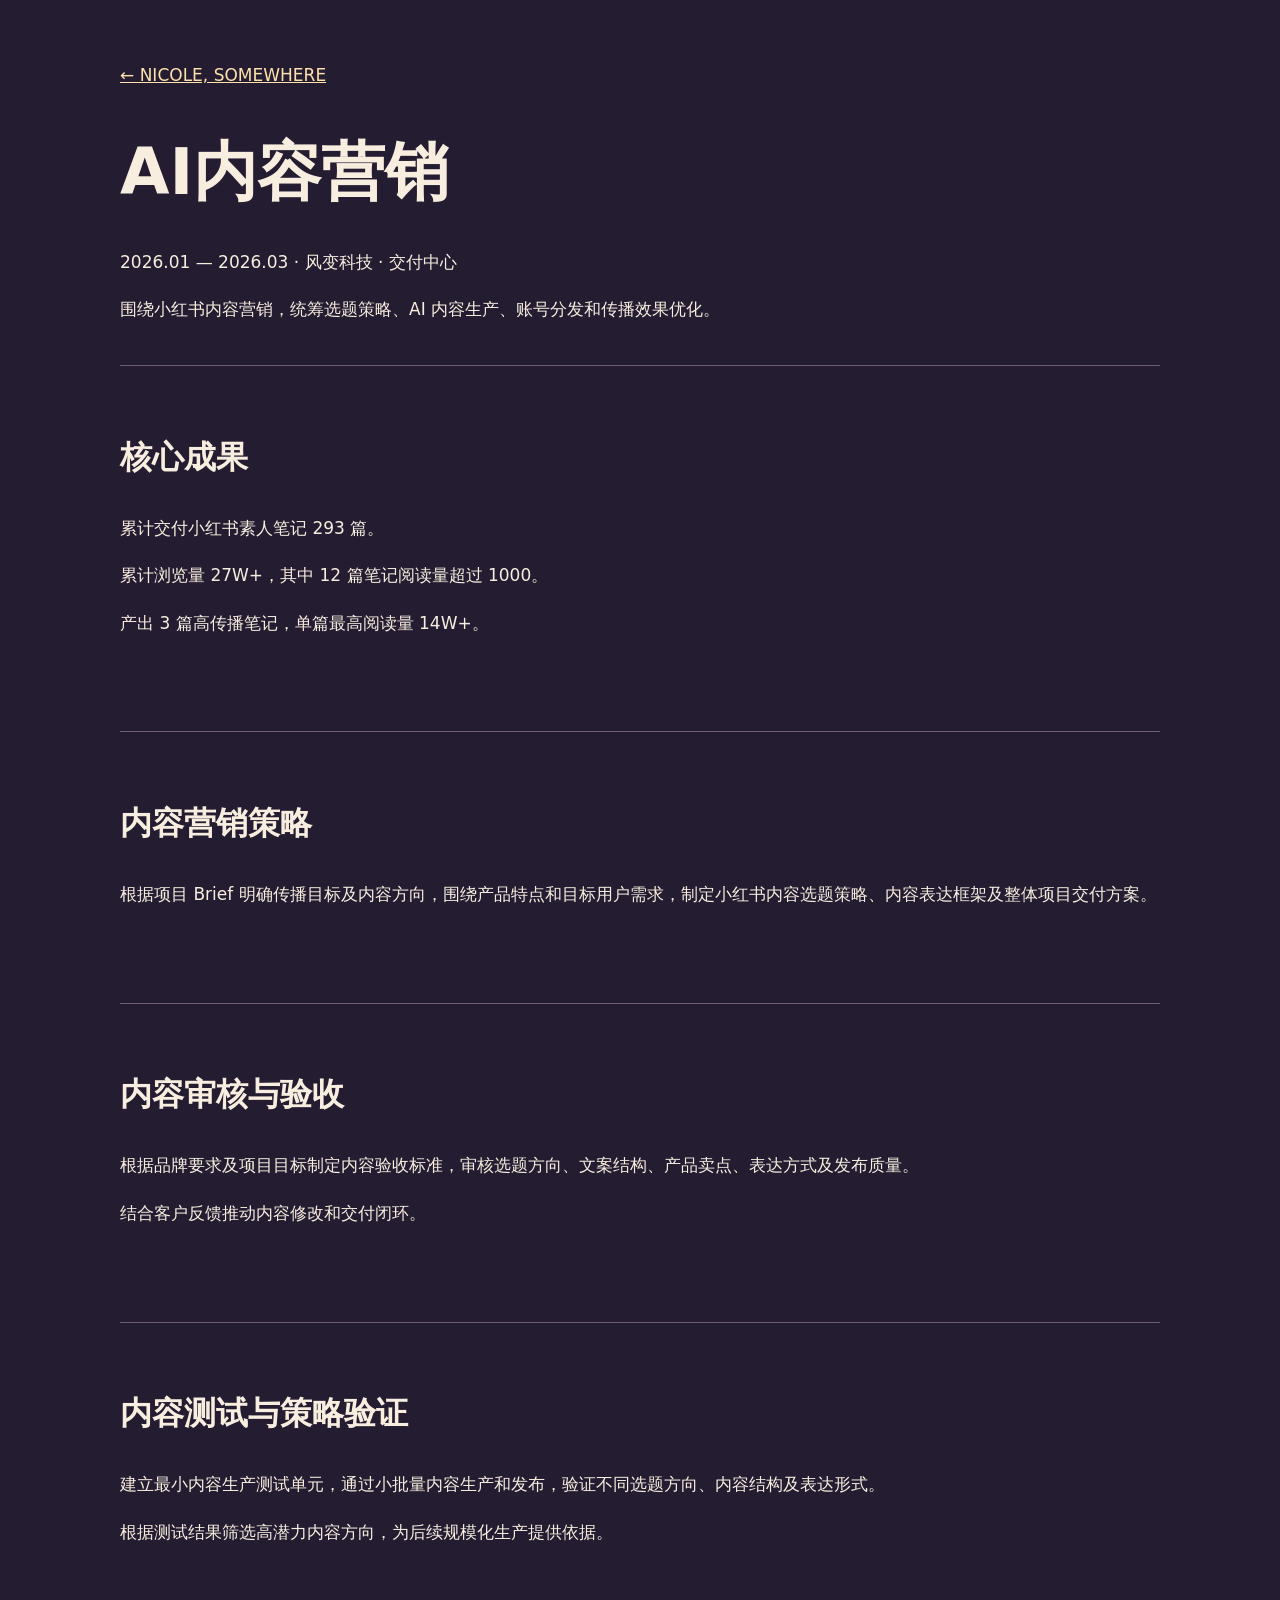
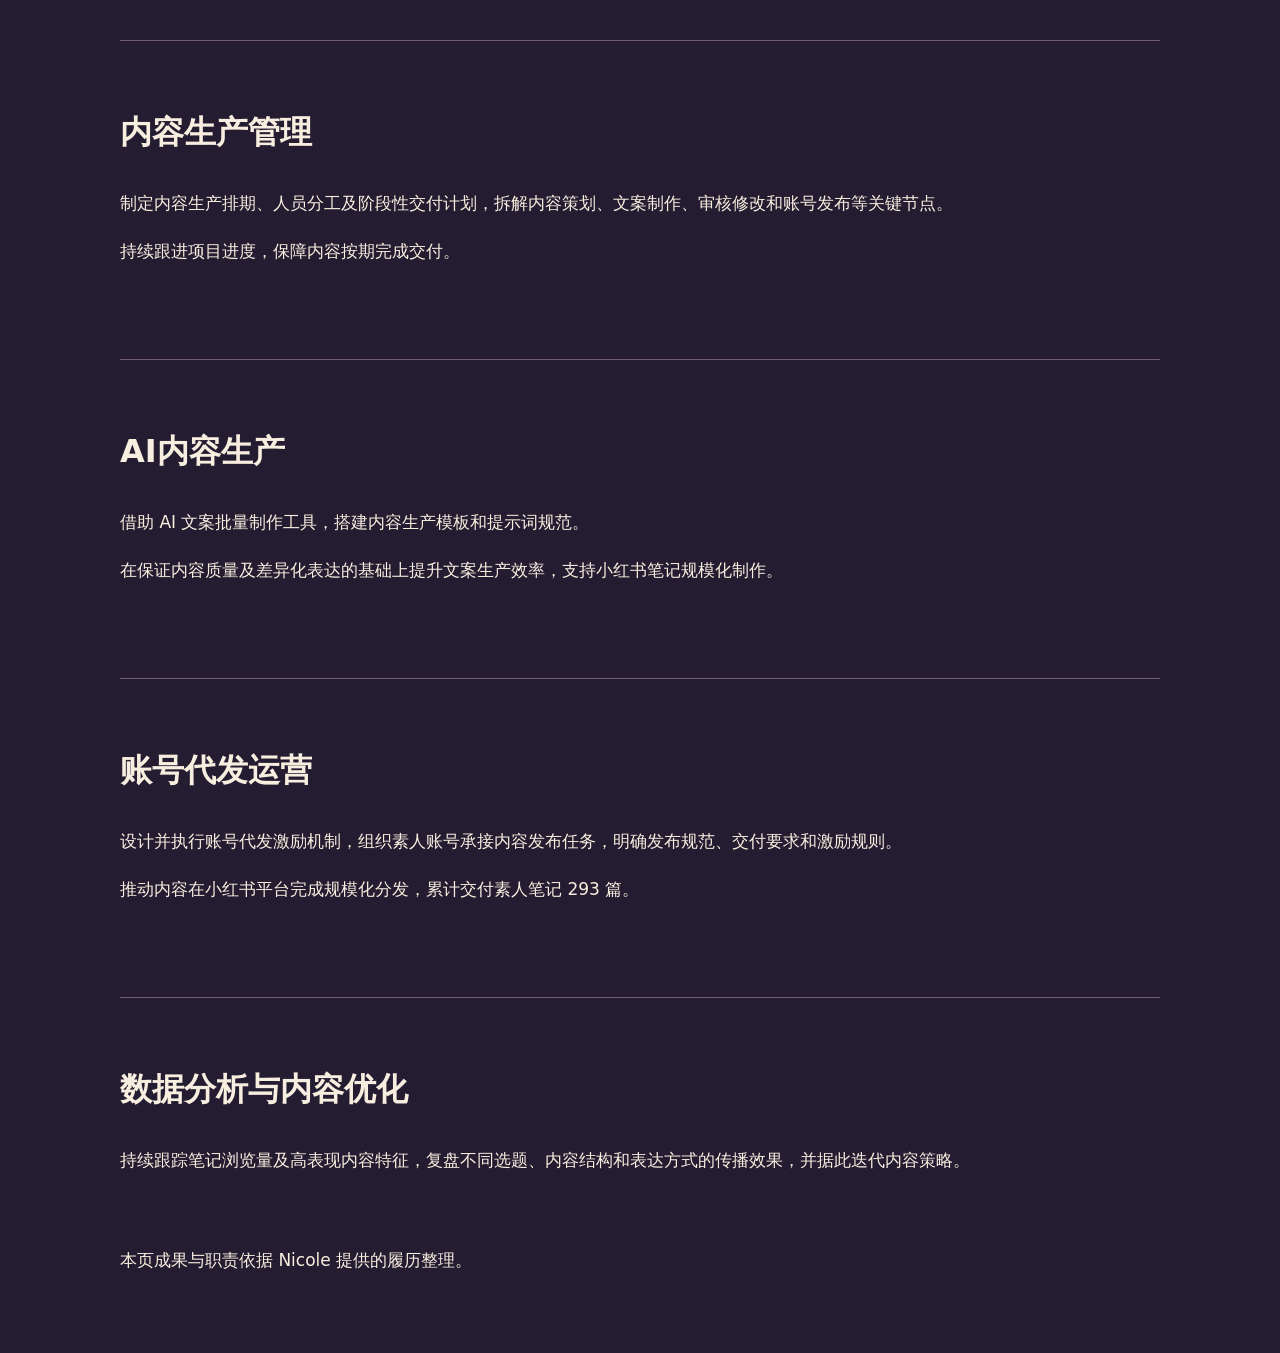
<file: static/ai-content-marketing.html>
<!doctype html><html lang="zh-CN"><meta charset="utf-8"><meta name="viewport" content="width=device-width,initial-scale=1"><title>AI内容营销 · Nicole, Somewhere</title><style>body{margin:0;background:#241d32;color:#f8eedf;font:17px/1.8 system-ui,sans-serif}main{max-width:1040px;margin:auto;padding:60px 24px}a{color:#ffe1ad}h1{font-size:clamp(32px,6vw,64px);margin:24px 0 0}h2{font-size:32px}h3{font-size:27px;color:#ffe1ad;margin:0}section{padding:36px 0;border-top:1px solid #715b7a;margin-top:40px}.grid{display:grid;grid-template-columns:repeat(2,1fr);gap:20px}article{background:#352b43;border:1px solid #715b7a;border-radius:16px;padding:24px}.eyebrow{color:#bfaace;letter-spacing:2px}@media(max-width:650px){.grid{grid-template-columns:1fr}}</style><main><a href="/">← NICOLE, SOMEWHERE</a><h1>AI内容营销</h1><p>2026.01 — 2026.03 · 风变科技 · 交付中心</p><p>围绕小红书内容营销，统筹选题策略、AI 内容生产、账号分发和传播效果优化。</p><section><h2>核心成果</h2><p>累计交付小红书素人笔记 293 篇。</p><p>累计浏览量 27W+，其中 12 篇笔记阅读量超过 1000。</p><p>产出 3 篇高传播笔记，单篇最高阅读量 14W+。</p></section><section><h2>内容营销策略</h2><p>根据项目 Brief 明确传播目标及内容方向，围绕产品特点和目标用户需求，制定小红书内容选题策略、内容表达框架及整体项目交付方案。</p></section><section><h2>内容审核与验收</h2><p>根据品牌要求及项目目标制定内容验收标准，审核选题方向、文案结构、产品卖点、表达方式及发布质量。</p><p>结合客户反馈推动内容修改和交付闭环。</p></section><section><h2>内容测试与策略验证</h2><p>建立最小内容生产测试单元，通过小批量内容生产和发布，验证不同选题方向、内容结构及表达形式。</p><p>根据测试结果筛选高潜力内容方向，为后续规模化生产提供依据。</p></section><section><h2>内容生产管理</h2><p>制定内容生产排期、人员分工及阶段性交付计划，拆解内容策划、文案制作、审核修改和账号发布等关键节点。</p><p>持续跟进项目进度，保障内容按期完成交付。</p></section><section><h2>AI内容生产</h2><p>借助 AI 文案批量制作工具，搭建内容生产模板和提示词规范。</p><p>在保证内容质量及差异化表达的基础上提升文案生产效率，支持小红书笔记规模化制作。</p></section><section><h2>账号代发运营</h2><p>设计并执行账号代发激励机制，组织素人账号承接内容发布任务，明确发布规范、交付要求和激励规则。</p><p>推动内容在小红书平台完成规模化分发，累计交付素人笔记 293 篇。</p></section><section><h2>数据分析与内容优化</h2><p>持续跟踪笔记浏览量及高表现内容特征，复盘不同选题、内容结构和表达方式的传播效果，并据此迭代内容策略。</p></section><footer><p>本页成果与职责依据 Nicole 提供的履历整理。</p></footer></main></html>
</file>
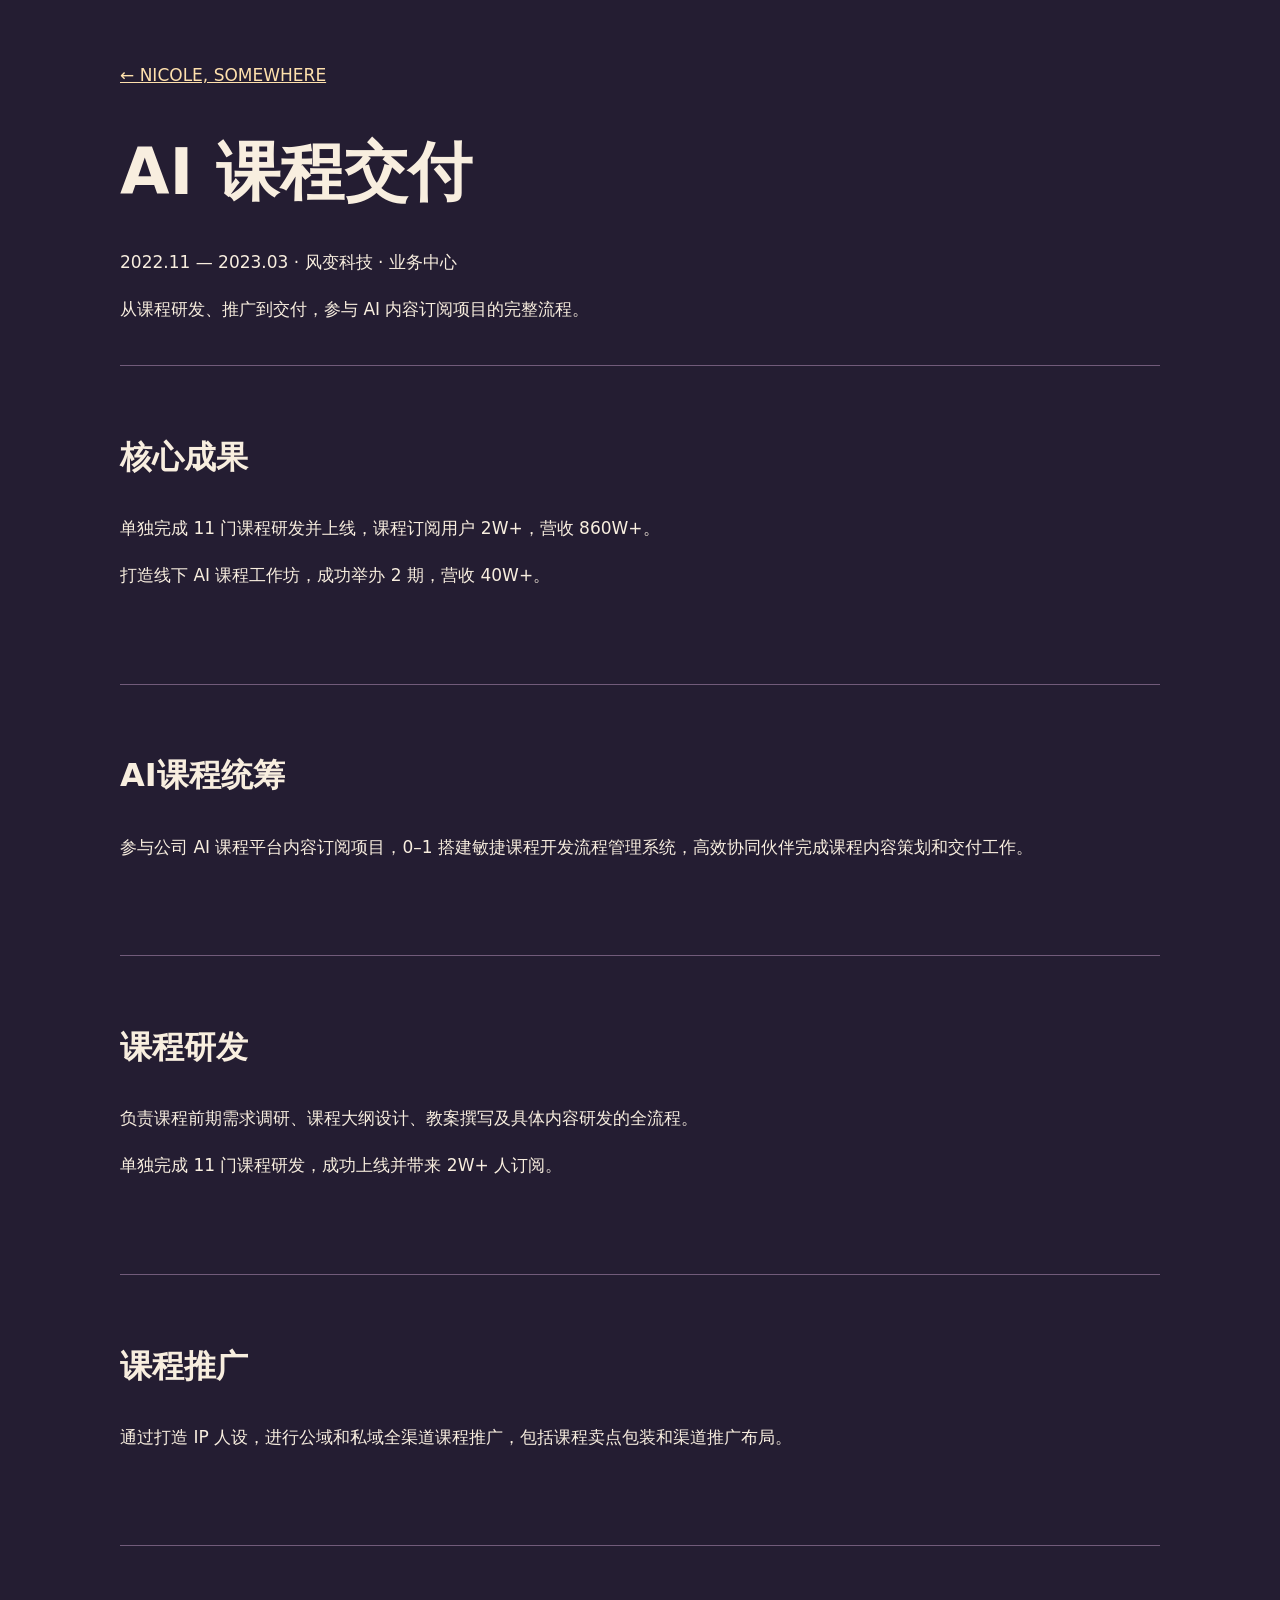
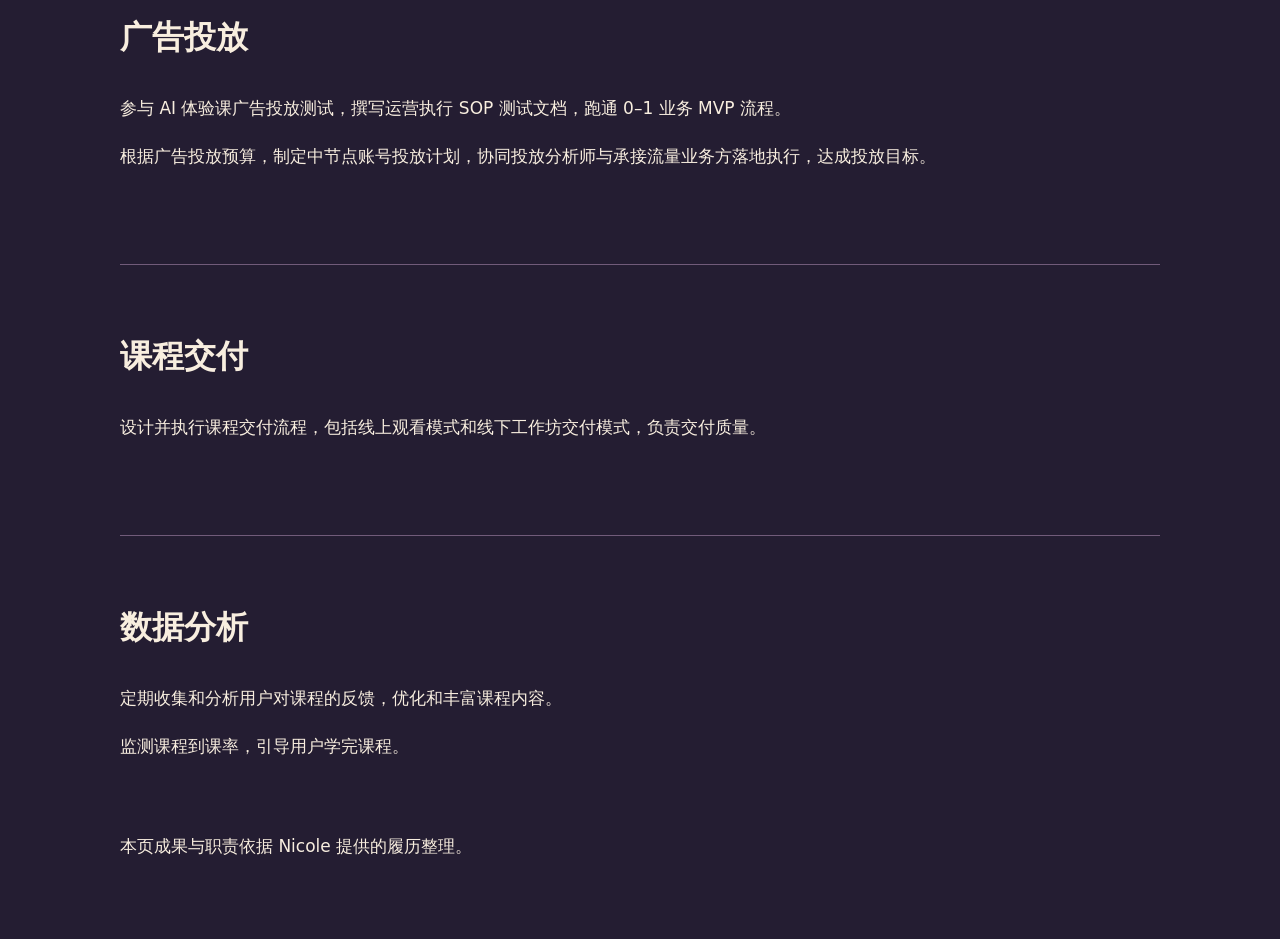
<file: static/ai-course-delivery.html>
<!doctype html><html lang="zh-CN"><meta charset="utf-8"><meta name="viewport" content="width=device-width,initial-scale=1"><title>AI 课程交付 · Nicole, Somewhere</title><style>body{margin:0;background:#241d32;color:#f8eedf;font:17px/1.8 system-ui,sans-serif}main{max-width:1040px;margin:auto;padding:60px 24px}a{color:#ffe1ad}h1{font-size:clamp(32px,6vw,64px);margin:24px 0 0}h2{font-size:32px}h3{font-size:27px;color:#ffe1ad;margin:0}section{padding:36px 0;border-top:1px solid #715b7a;margin-top:40px}.grid{display:grid;grid-template-columns:repeat(2,1fr);gap:20px}article{background:#352b43;border:1px solid #715b7a;border-radius:16px;padding:24px}.eyebrow{color:#bfaace;letter-spacing:2px}@media(max-width:650px){.grid{grid-template-columns:1fr}}</style><main><a href="/">← NICOLE, SOMEWHERE</a><h1>AI 课程交付</h1><p>2022.11 — 2023.03 · 风变科技 · 业务中心</p><p>从课程研发、推广到交付，参与 AI 内容订阅项目的完整流程。</p><section><h2>核心成果</h2><p>单独完成 11 门课程研发并上线，课程订阅用户 2W+，营收 860W+。</p><p>打造线下 AI 课程工作坊，成功举办 2 期，营收 40W+。</p></section><section><h2>AI课程统筹</h2><p>参与公司 AI 课程平台内容订阅项目，0–1 搭建敏捷课程开发流程管理系统，高效协同伙伴完成课程内容策划和交付工作。</p></section><section><h2>课程研发</h2><p>负责课程前期需求调研、课程大纲设计、教案撰写及具体内容研发的全流程。</p><p>单独完成 11 门课程研发，成功上线并带来 2W+ 人订阅。</p></section><section><h2>课程推广</h2><p>通过打造 IP 人设，进行公域和私域全渠道课程推广，包括课程卖点包装和渠道推广布局。</p></section><section><h2>广告投放</h2><p>参与 AI 体验课广告投放测试，撰写运营执行 SOP 测试文档，跑通 0–1 业务 MVP 流程。</p><p>根据广告投放预算，制定中节点账号投放计划，协同投放分析师与承接流量业务方落地执行，达成投放目标。</p></section><section><h2>课程交付</h2><p>设计并执行课程交付流程，包括线上观看模式和线下工作坊交付模式，负责交付质量。</p></section><section><h2>数据分析</h2><p>定期收集和分析用户对课程的反馈，优化和丰富课程内容。</p><p>监测课程到课率，引导用户学完课程。</p></section><footer><p>本页成果与职责依据 Nicole 提供的履历整理。</p></footer></main></html>
</file>
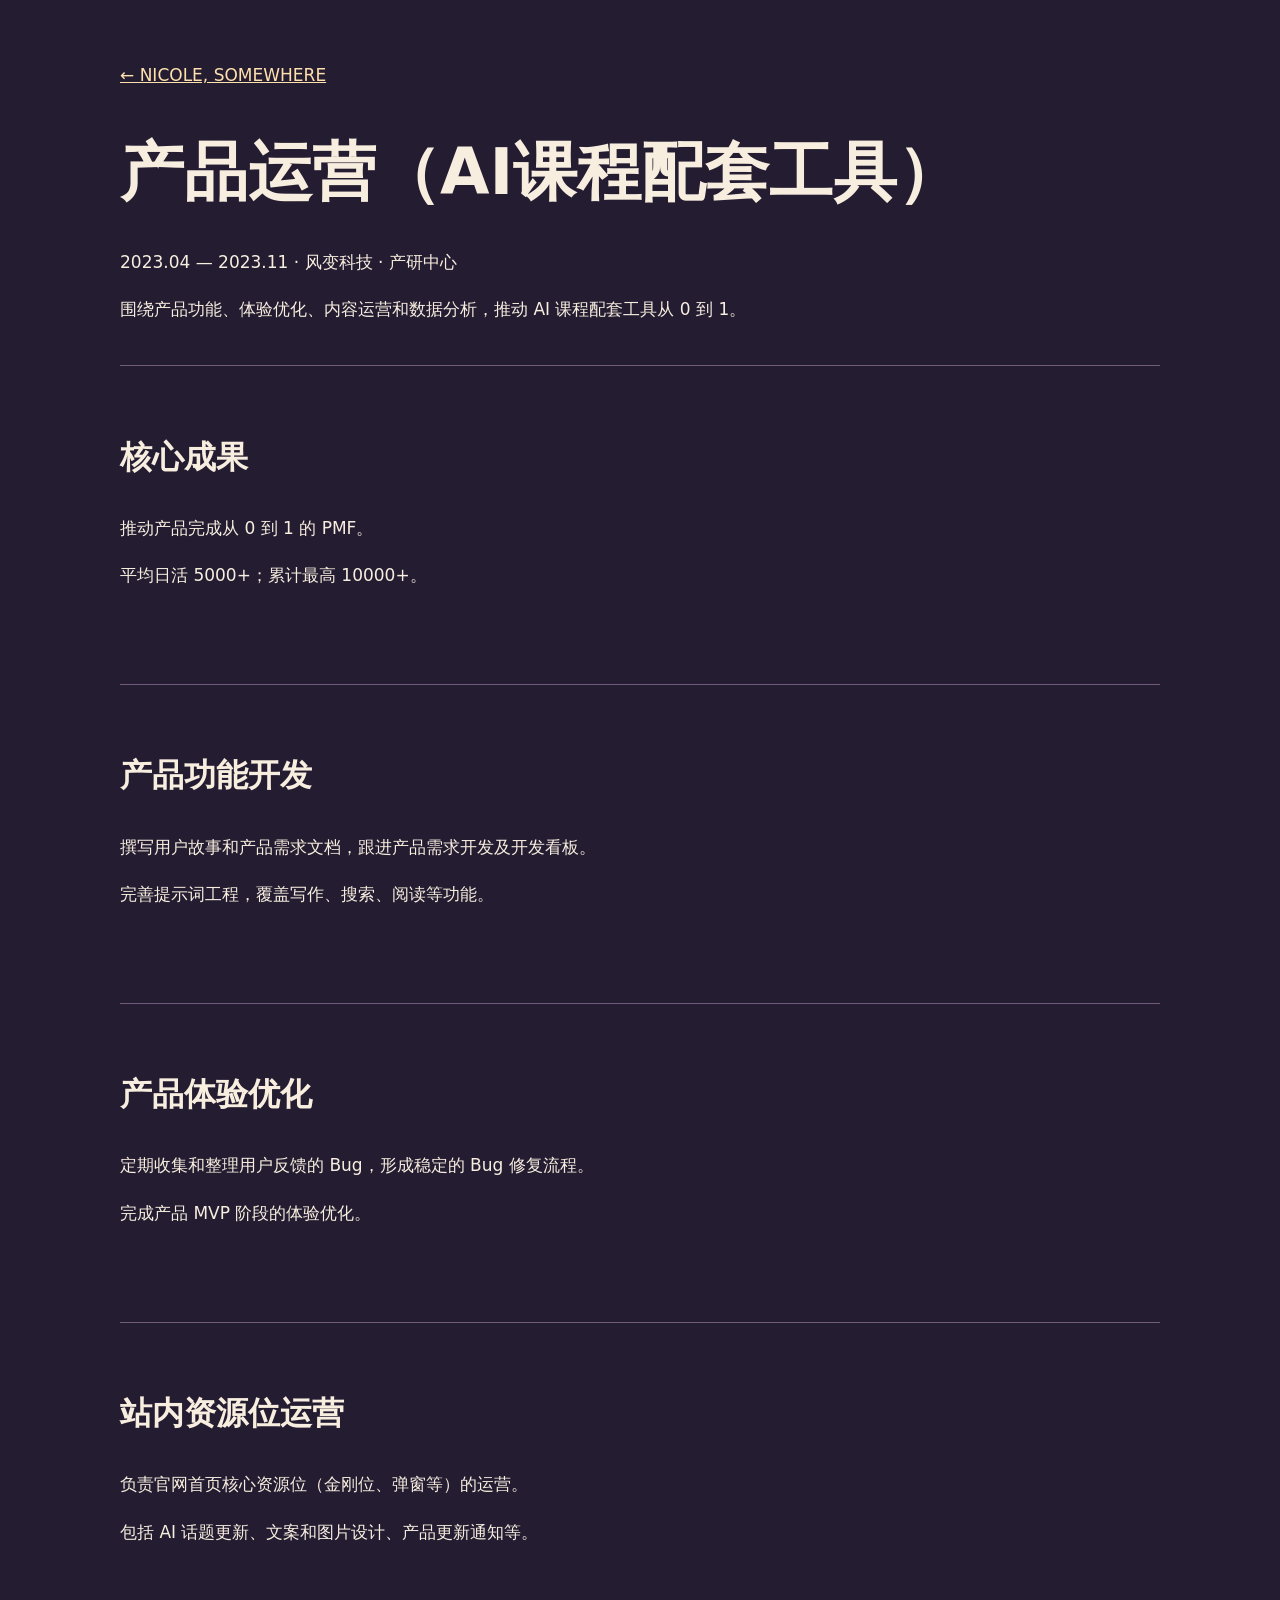
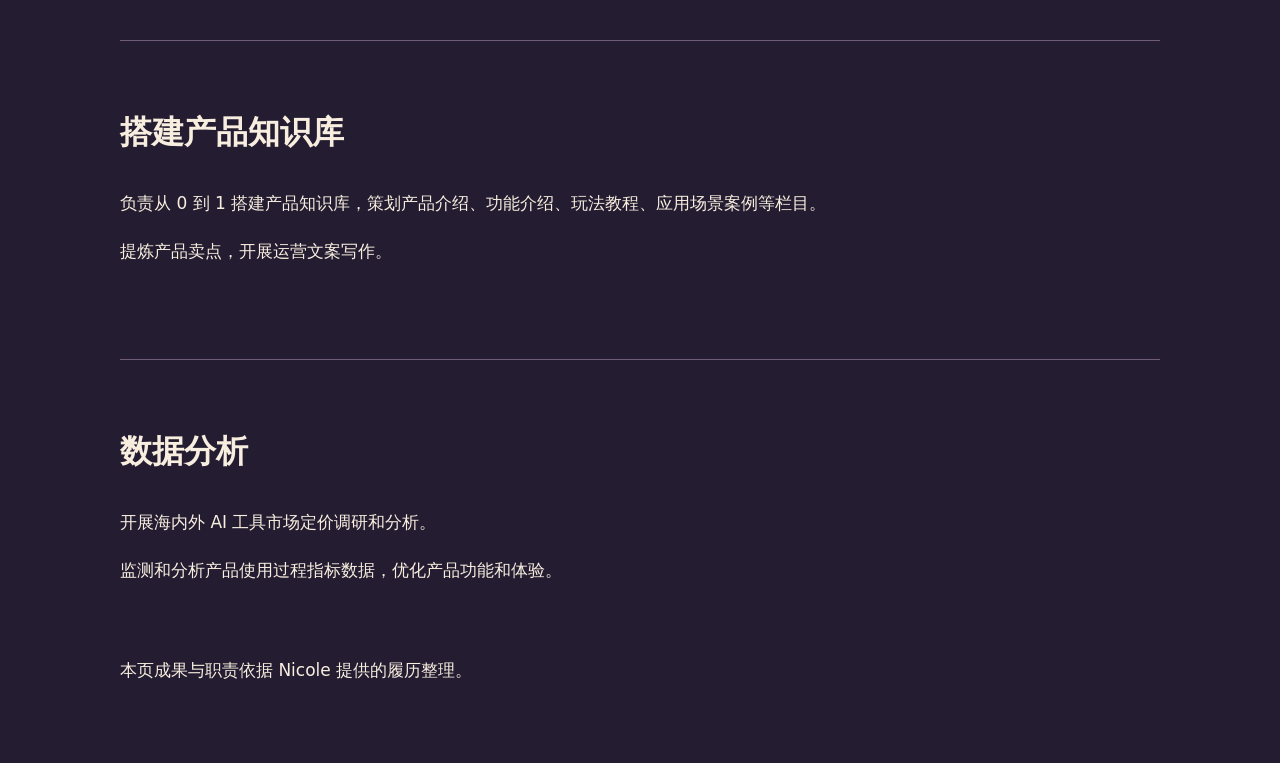
<file: static/ai-product-tools.html>
<!doctype html><html lang="zh-CN"><meta charset="utf-8"><meta name="viewport" content="width=device-width,initial-scale=1"><title>产品运营（AI课程配套工具） · Nicole, Somewhere</title><style>body{margin:0;background:#241d32;color:#f8eedf;font:17px/1.8 system-ui,sans-serif}main{max-width:1040px;margin:auto;padding:60px 24px}a{color:#ffe1ad}h1{font-size:clamp(32px,6vw,64px);margin:24px 0 0}h2{font-size:32px}h3{font-size:27px;color:#ffe1ad;margin:0}section{padding:36px 0;border-top:1px solid #715b7a;margin-top:40px}.grid{display:grid;grid-template-columns:repeat(2,1fr);gap:20px}article{background:#352b43;border:1px solid #715b7a;border-radius:16px;padding:24px}.eyebrow{color:#bfaace;letter-spacing:2px}@media(max-width:650px){.grid{grid-template-columns:1fr}}</style><main><a href="/">← NICOLE, SOMEWHERE</a><h1>产品运营（AI课程配套工具）</h1><p>2023.04 — 2023.11 · 风变科技 · 产研中心</p><p>围绕产品功能、体验优化、内容运营和数据分析，推动 AI 课程配套工具从 0 到 1。</p><section><h2>核心成果</h2><p>推动产品完成从 0 到 1 的 PMF。</p><p>平均日活 5000+；累计最高 10000+。</p></section><section><h2>产品功能开发</h2><p>撰写用户故事和产品需求文档，跟进产品需求开发及开发看板。</p><p>完善提示词工程，覆盖写作、搜索、阅读等功能。</p></section><section><h2>产品体验优化</h2><p>定期收集和整理用户反馈的 Bug，形成稳定的 Bug 修复流程。</p><p>完成产品 MVP 阶段的体验优化。</p></section><section><h2>站内资源位运营</h2><p>负责官网首页核心资源位（金刚位、弹窗等）的运营。</p><p>包括 AI 话题更新、文案和图片设计、产品更新通知等。</p></section><section><h2>搭建产品知识库</h2><p>负责从 0 到 1 搭建产品知识库，策划产品介绍、功能介绍、玩法教程、应用场景案例等栏目。</p><p>提炼产品卖点，开展运营文案写作。</p></section><section><h2>数据分析</h2><p>开展海内外 AI 工具市场定价调研和分析。</p><p>监测和分析产品使用过程指标数据，优化产品功能和体验。</p></section><footer><p>本页成果与职责依据 Nicole 提供的履历整理。</p></footer></main></html>
</file>
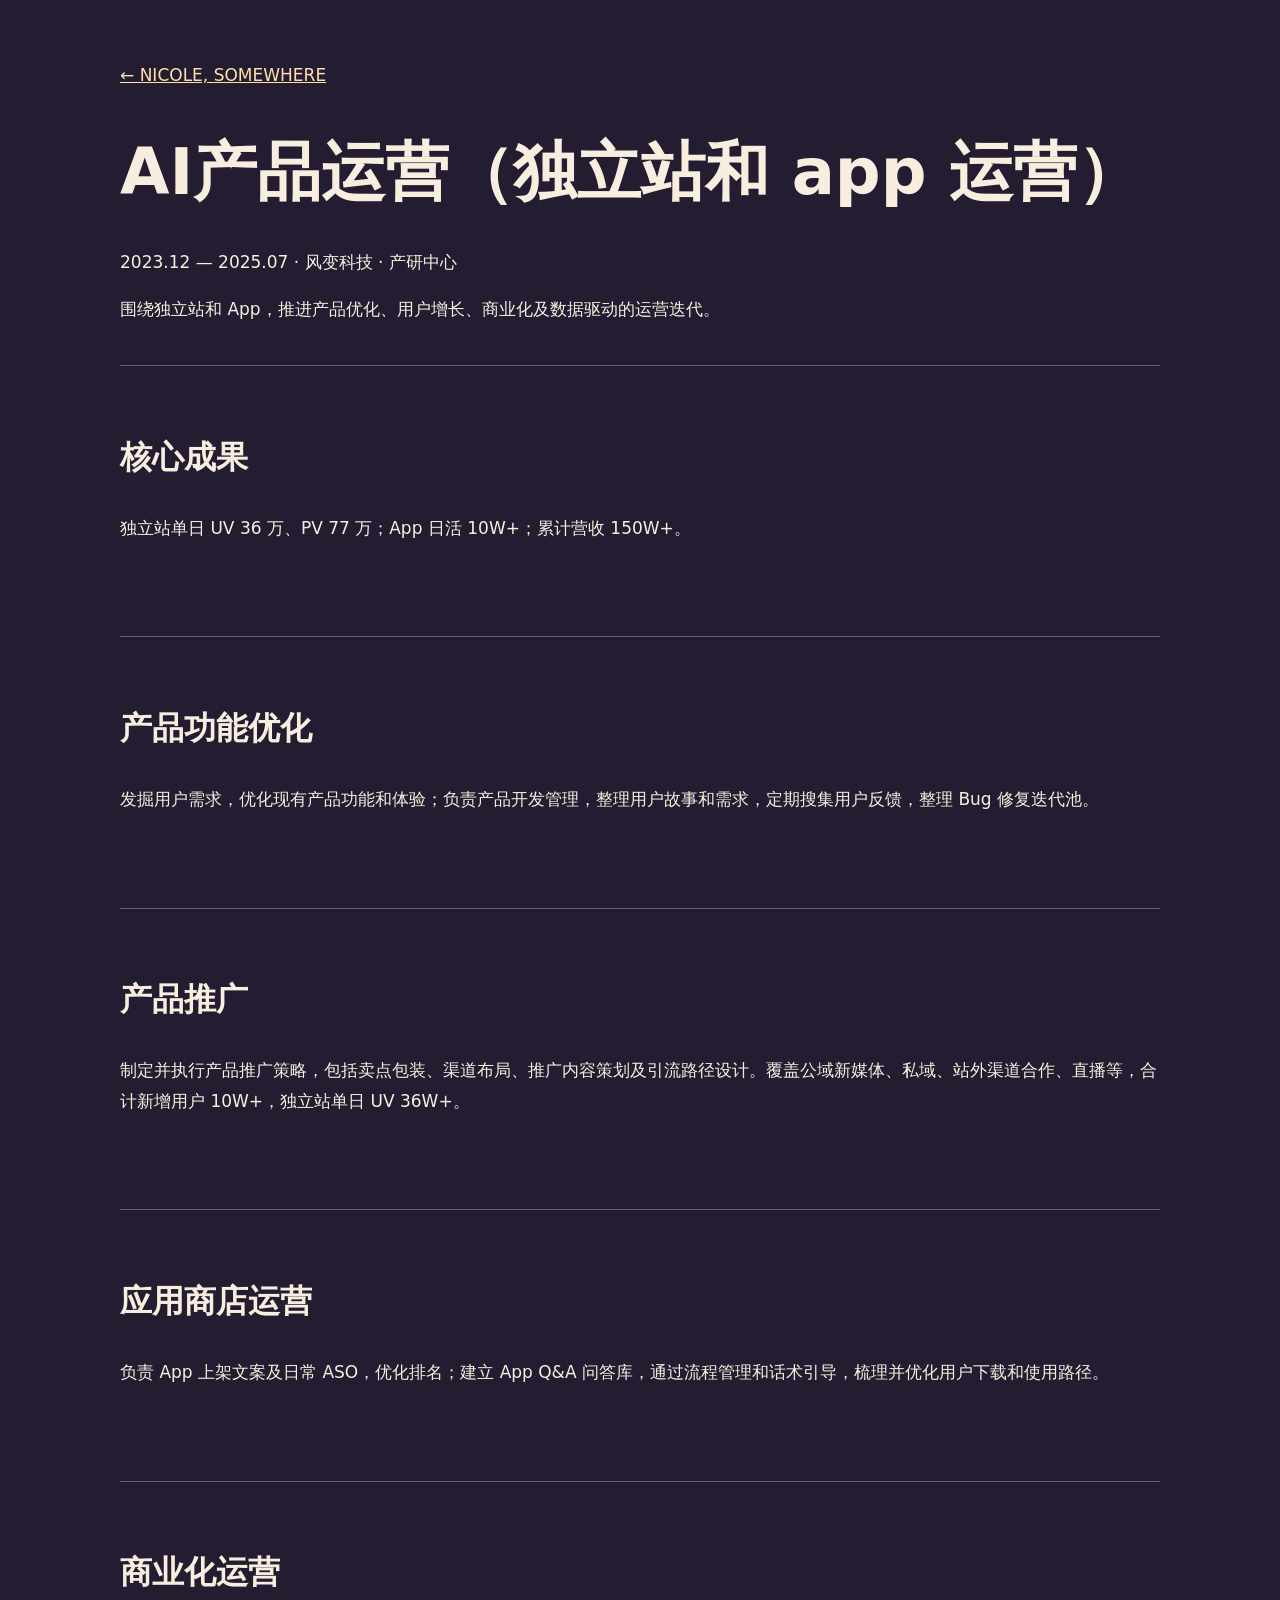
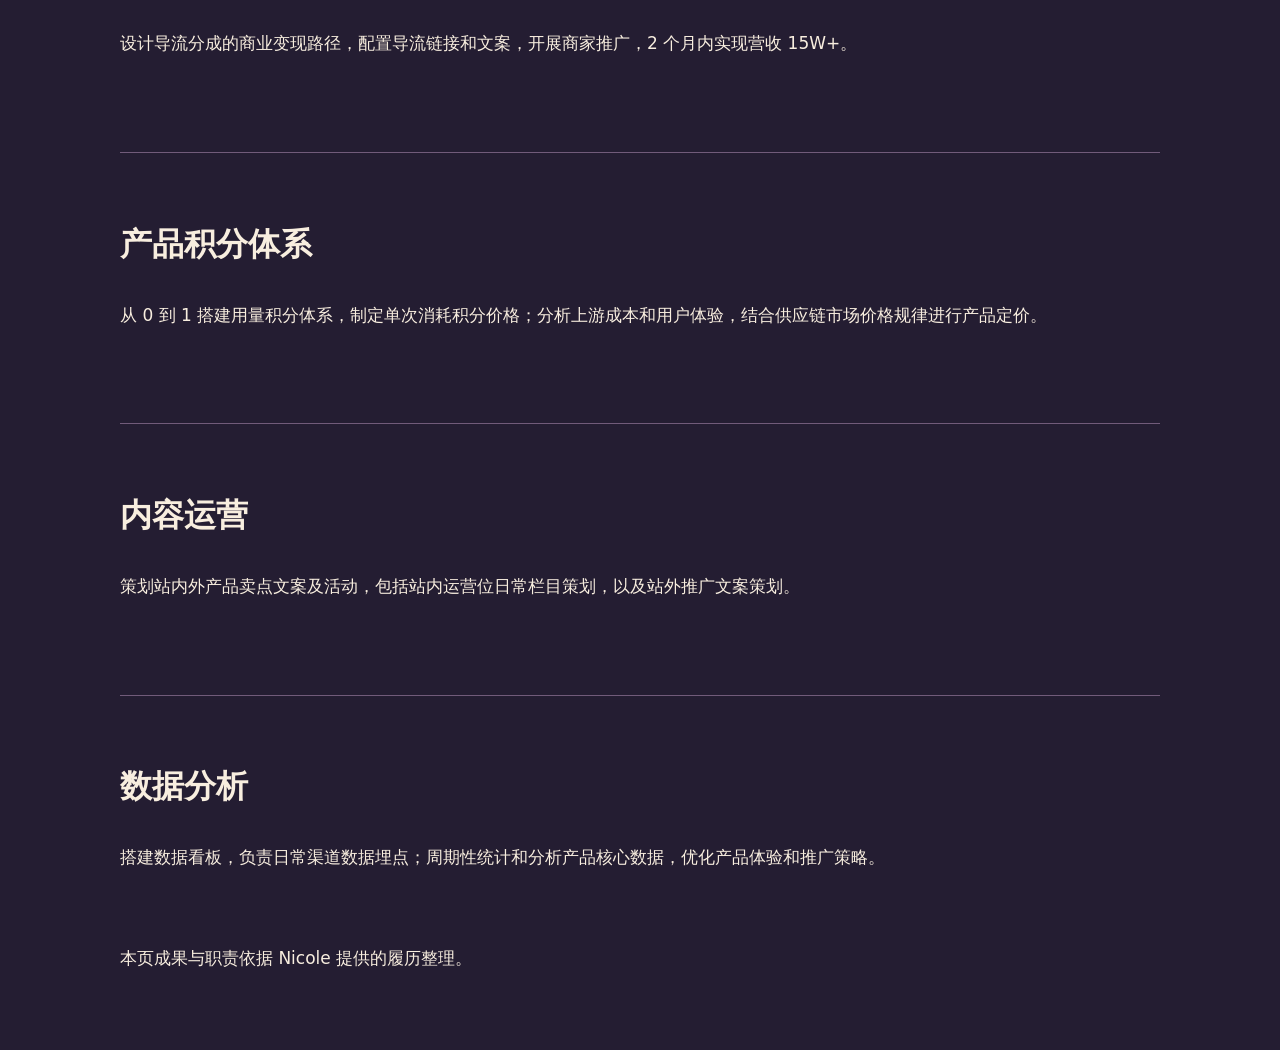
<file: static/ai-site-app-operations.html>
<!doctype html><html lang="zh-CN"><meta charset="utf-8"><meta name="viewport" content="width=device-width,initial-scale=1"><title>AI产品运营（独立站和 app 运营） · Nicole, Somewhere</title><style>body{margin:0;background:#241d32;color:#f8eedf;font:17px/1.8 system-ui,sans-serif}main{max-width:1040px;margin:auto;padding:60px 24px}a{color:#ffe1ad}h1{font-size:clamp(32px,6vw,64px);margin:24px 0 0}h2{font-size:32px}h3{font-size:27px;color:#ffe1ad;margin:0}section{padding:36px 0;border-top:1px solid #715b7a;margin-top:40px}.grid{display:grid;grid-template-columns:repeat(2,1fr);gap:20px}article{background:#352b43;border:1px solid #715b7a;border-radius:16px;padding:24px}.eyebrow{color:#bfaace;letter-spacing:2px}@media(max-width:650px){.grid{grid-template-columns:1fr}}</style><main><a href="/">← NICOLE, SOMEWHERE</a><h1>AI产品运营（独立站和 app 运营）</h1><p>2023.12 — 2025.07 · 风变科技 · 产研中心</p><p>围绕独立站和 App，推进产品优化、用户增长、商业化及数据驱动的运营迭代。</p><section><h2>核心成果</h2><p>独立站单日 UV 36 万、PV 77 万；App 日活 10W+；累计营收 150W+。</p></section><section><h2>产品功能优化</h2><p>发掘用户需求，优化现有产品功能和体验；负责产品开发管理，整理用户故事和需求，定期搜集用户反馈，整理 Bug 修复迭代池。</p></section><section><h2>产品推广</h2><p>制定并执行产品推广策略，包括卖点包装、渠道布局、推广内容策划及引流路径设计。覆盖公域新媒体、私域、站外渠道合作、直播等，合计新增用户 10W+，独立站单日 UV 36W+。</p></section><section><h2>应用商店运营</h2><p>负责 App 上架文案及日常 ASO，优化排名；建立 App Q&amp;A 问答库，通过流程管理和话术引导，梳理并优化用户下载和使用路径。</p></section><section><h2>商业化运营</h2><p>设计导流分成的商业变现路径，配置导流链接和文案，开展商家推广，2 个月内实现营收 15W+。</p></section><section><h2>产品积分体系</h2><p>从 0 到 1 搭建用量积分体系，制定单次消耗积分价格；分析上游成本和用户体验，结合供应链市场价格规律进行产品定价。</p></section><section><h2>内容运营</h2><p>策划站内外产品卖点文案及活动，包括站内运营位日常栏目策划，以及站外推广文案策划。</p></section><section><h2>数据分析</h2><p>搭建数据看板，负责日常渠道数据埋点；周期性统计和分析产品核心数据，优化产品体验和推广策略。</p></section><footer><p>本页成果与职责依据 Nicole 提供的履历整理。</p></footer></main></html>
</file>
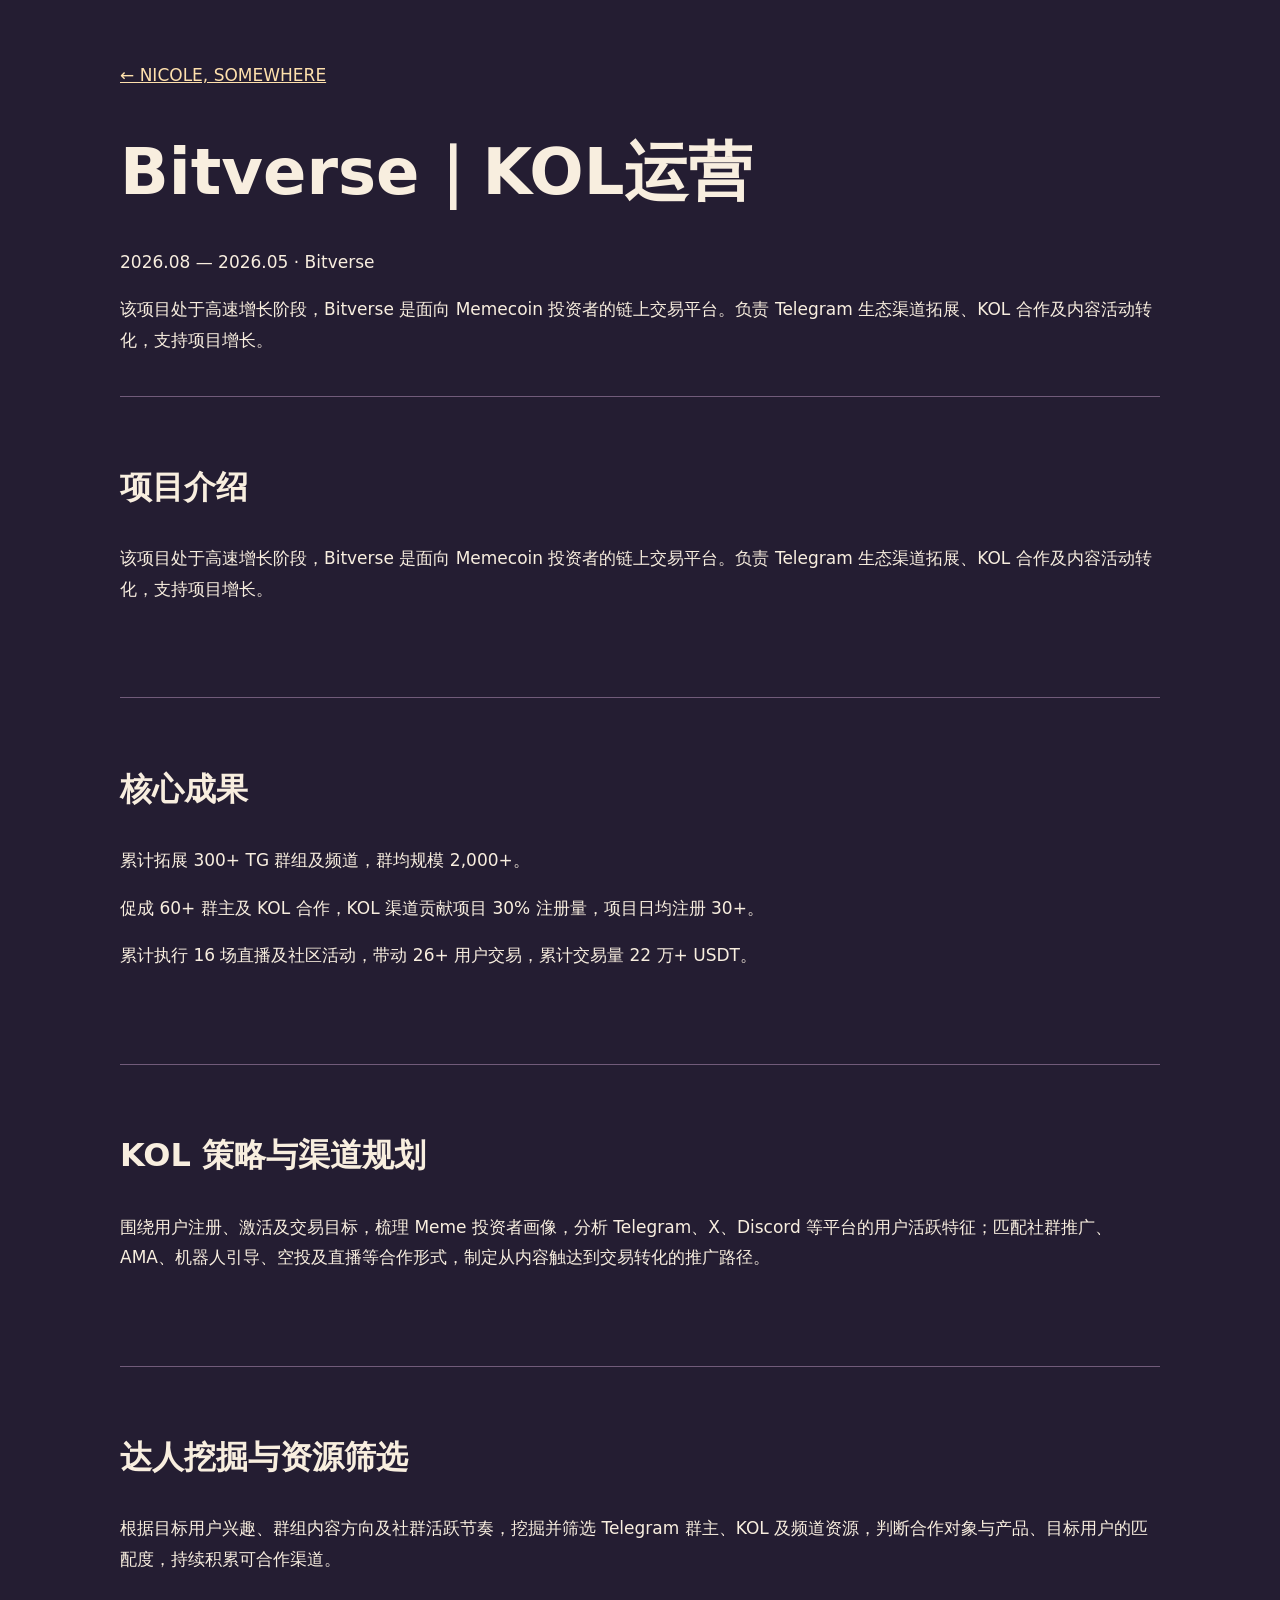
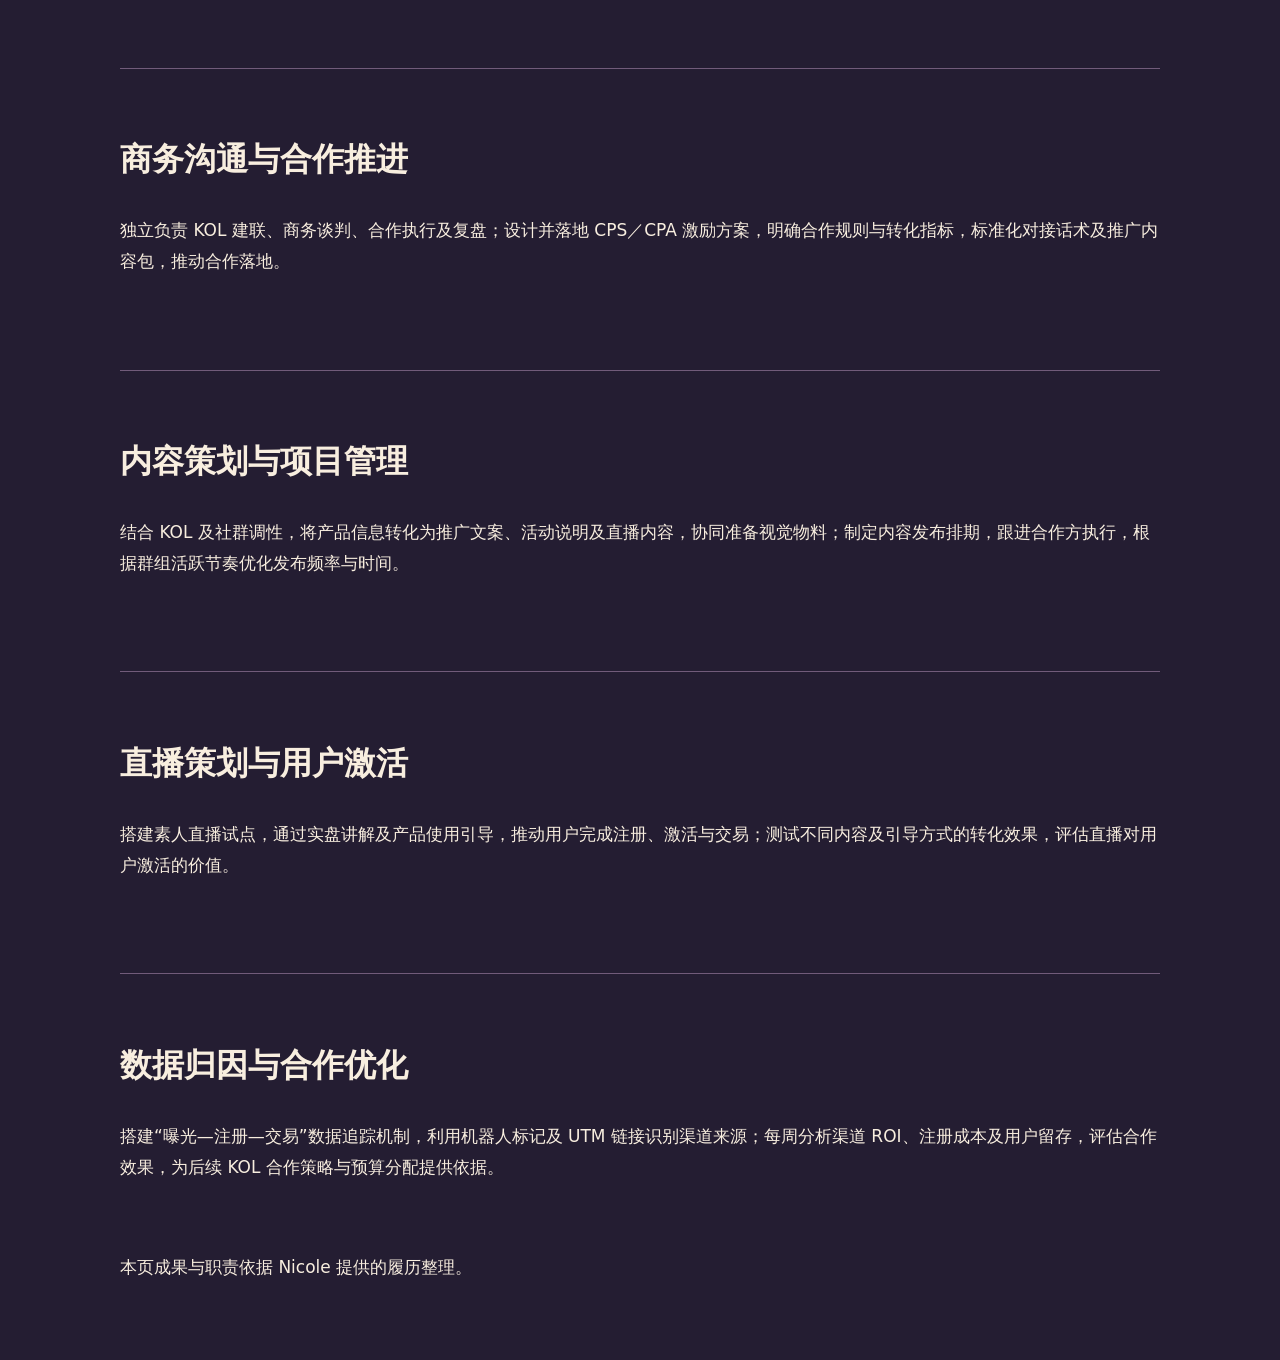
<file: static/bitverse-kol.html>
<!doctype html><html lang="zh-CN"><meta charset="utf-8"><meta name="viewport" content="width=device-width,initial-scale=1"><title>Bitverse｜KOL运营 · Nicole, Somewhere</title><style>body{margin:0;background:#241d32;color:#f8eedf;font:17px/1.8 system-ui,sans-serif}main{max-width:1040px;margin:auto;padding:60px 24px}a{color:#ffe1ad}h1{font-size:clamp(32px,6vw,64px);margin:24px 0 0}h2{font-size:32px}h3{font-size:27px;color:#ffe1ad;margin:0}section{padding:36px 0;border-top:1px solid #715b7a;margin-top:40px}.grid{display:grid;grid-template-columns:repeat(2,1fr);gap:20px}article{background:#352b43;border:1px solid #715b7a;border-radius:16px;padding:24px}.eyebrow{color:#bfaace;letter-spacing:2px}@media(max-width:650px){.grid{grid-template-columns:1fr}}</style><main><a href="/">← NICOLE, SOMEWHERE</a><h1>Bitverse｜KOL运营</h1><p>2026.08 — 2026.05 · Bitverse</p><p>该项目处于高速增长阶段，Bitverse 是面向 Memecoin 投资者的链上交易平台。负责 Telegram 生态渠道拓展、KOL 合作及内容活动转化，支持项目增长。</p><section><h2>项目介绍</h2><p>该项目处于高速增长阶段，Bitverse 是面向 Memecoin 投资者的链上交易平台。负责 Telegram 生态渠道拓展、KOL 合作及内容活动转化，支持项目增长。</p></section><section><h2>核心成果</h2><p>累计拓展 300+ TG 群组及频道，群均规模 2,000+。</p><p>促成 60+ 群主及 KOL 合作，KOL 渠道贡献项目 30% 注册量，项目日均注册 30+。</p><p>累计执行 16 场直播及社区活动，带动 26+ 用户交易，累计交易量 22 万+ USDT。</p></section><section><h2>KOL 策略与渠道规划</h2><p>围绕用户注册、激活及交易目标，梳理 Meme 投资者画像，分析 Telegram、X、Discord 等平台的用户活跃特征；匹配社群推广、AMA、机器人引导、空投及直播等合作形式，制定从内容触达到交易转化的推广路径。</p></section><section><h2>达人挖掘与资源筛选</h2><p>根据目标用户兴趣、群组内容方向及社群活跃节奏，挖掘并筛选 Telegram 群主、KOL 及频道资源，判断合作对象与产品、目标用户的匹配度，持续积累可合作渠道。</p></section><section><h2>商务沟通与合作推进</h2><p>独立负责 KOL 建联、商务谈判、合作执行及复盘；设计并落地 CPS／CPA 激励方案，明确合作规则与转化指标，标准化对接话术及推广内容包，推动合作落地。</p></section><section><h2>内容策划与项目管理</h2><p>结合 KOL 及社群调性，将产品信息转化为推广文案、活动说明及直播内容，协同准备视觉物料；制定内容发布排期，跟进合作方执行，根据群组活跃节奏优化发布频率与时间。</p></section><section><h2>直播策划与用户激活</h2><p>搭建素人直播试点，通过实盘讲解及产品使用引导，推动用户完成注册、激活与交易；测试不同内容及引导方式的转化效果，评估直播对用户激活的价值。</p></section><section><h2>数据归因与合作优化</h2><p>搭建“曝光—注册—交易”数据追踪机制，利用机器人标记及 UTM 链接识别渠道来源；每周分析渠道 ROI、注册成本及用户留存，评估合作效果，为后续 KOL 合作策略与预算分配提供依据。</p></section><footer><p>本页成果与职责依据 Nicole 提供的履历整理。</p></footer></main></html>
</file>
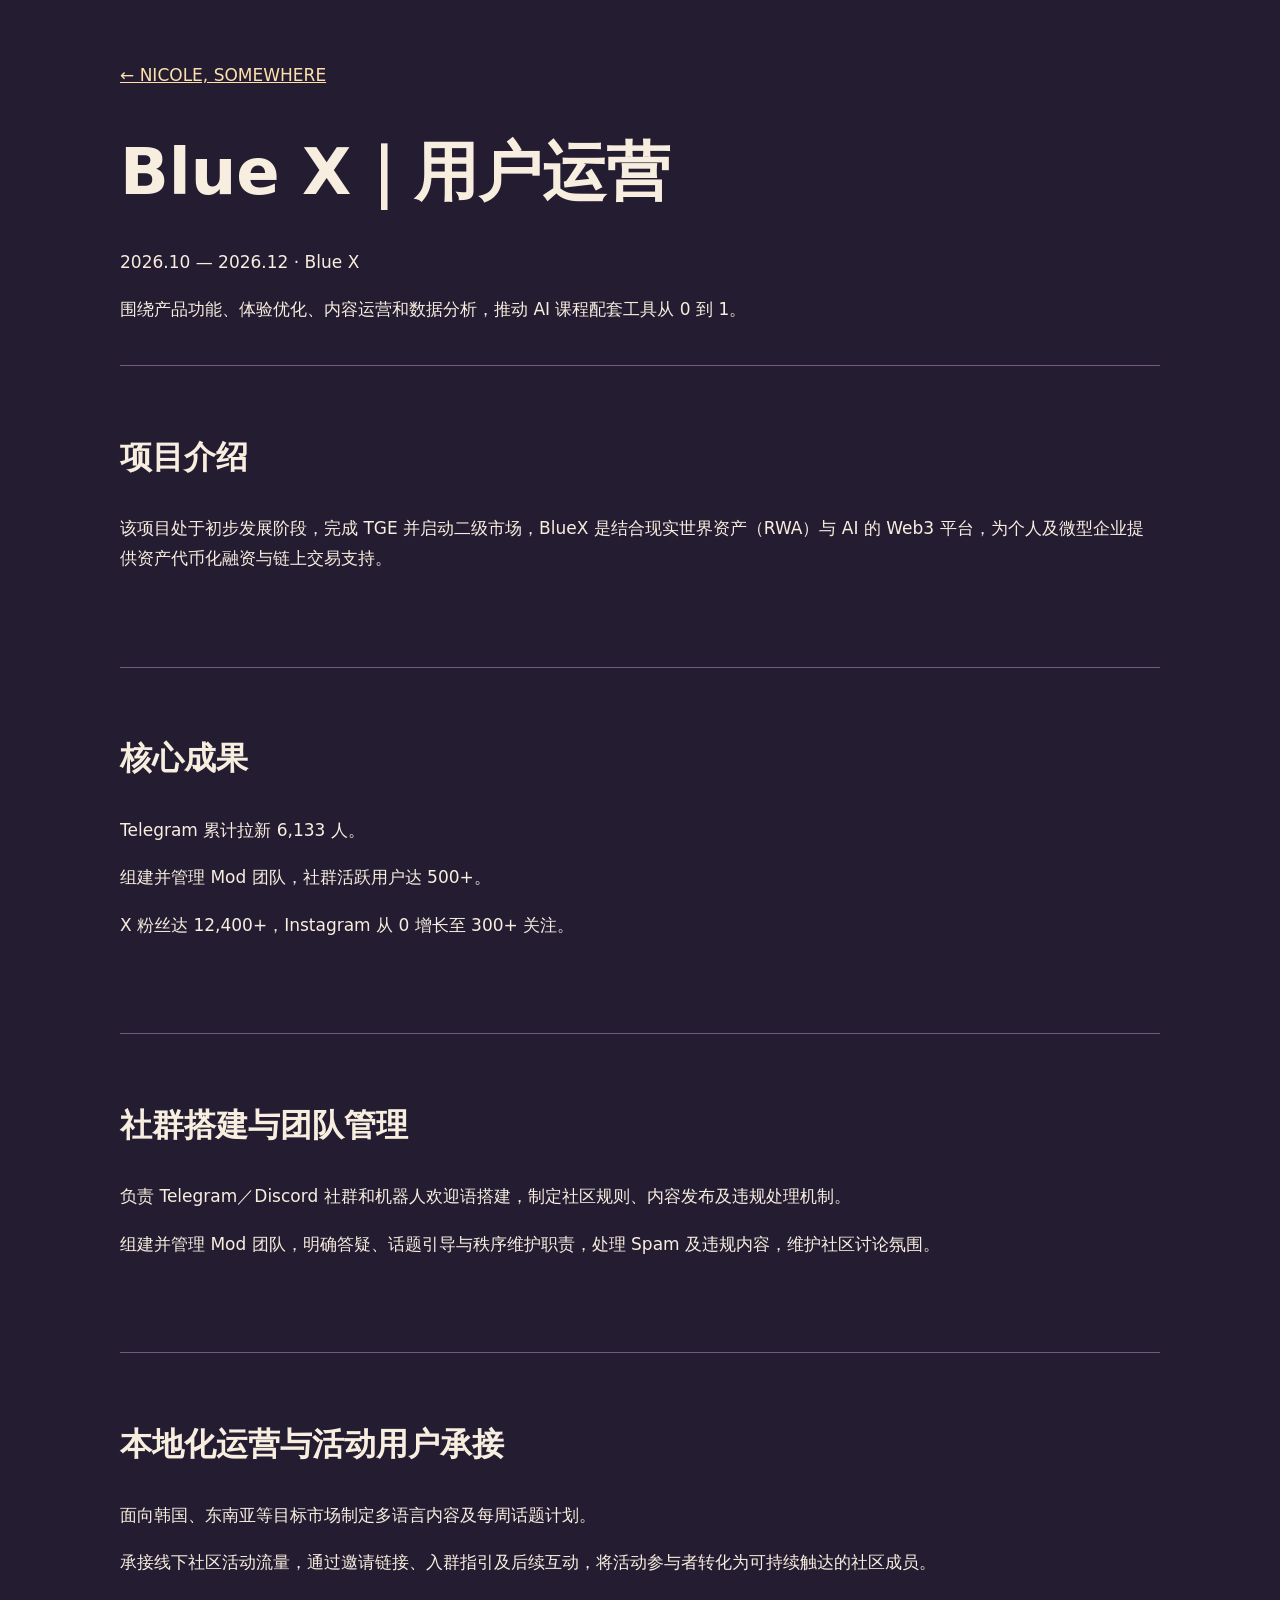
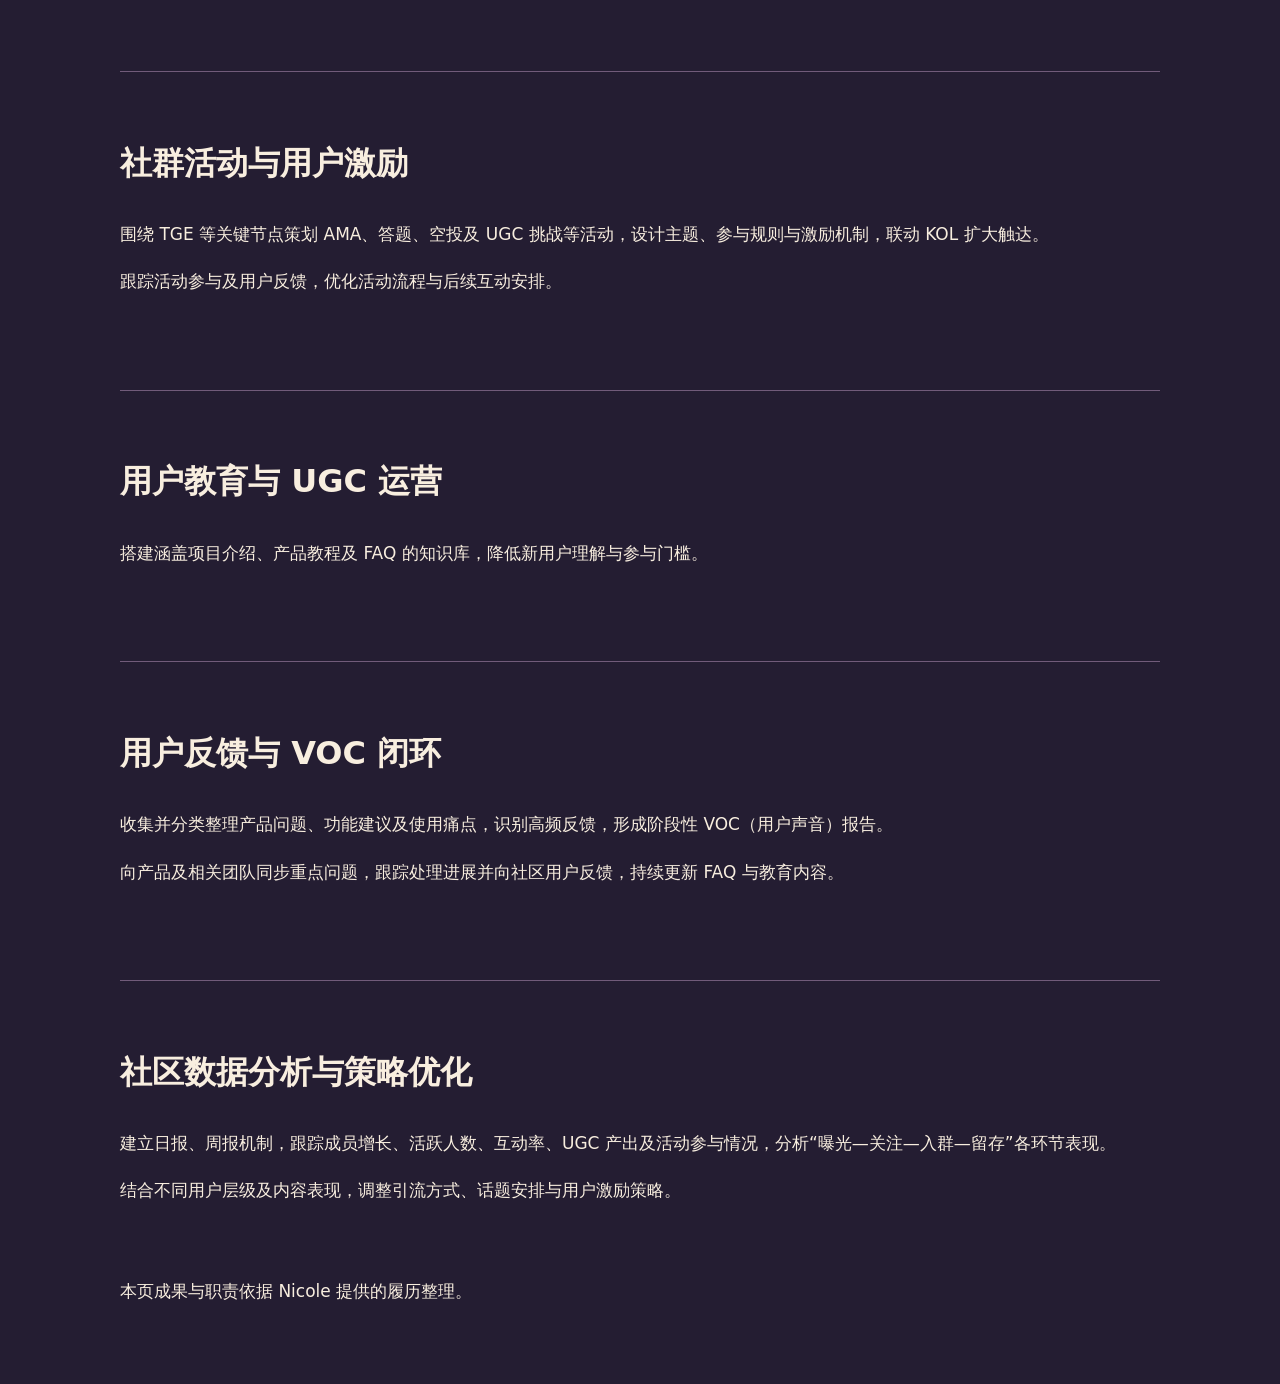
<file: static/blue-x-users.html>
<!doctype html><html lang="zh-CN"><meta charset="utf-8"><meta name="viewport" content="width=device-width,initial-scale=1"><title>Blue X｜用户运营 · Nicole, Somewhere</title><style>body{margin:0;background:#241d32;color:#f8eedf;font:17px/1.8 system-ui,sans-serif}main{max-width:1040px;margin:auto;padding:60px 24px}a{color:#ffe1ad}h1{font-size:clamp(32px,6vw,64px);margin:24px 0 0}h2{font-size:32px}h3{font-size:27px;color:#ffe1ad;margin:0}section{padding:36px 0;border-top:1px solid #715b7a;margin-top:40px}.grid{display:grid;grid-template-columns:repeat(2,1fr);gap:20px}article{background:#352b43;border:1px solid #715b7a;border-radius:16px;padding:24px}.eyebrow{color:#bfaace;letter-spacing:2px}@media(max-width:650px){.grid{grid-template-columns:1fr}}</style><main><a href="/">← NICOLE, SOMEWHERE</a><h1>Blue X｜用户运营</h1><p>2026.10 — 2026.12 · Blue X</p><p>围绕产品功能、体验优化、内容运营和数据分析，推动 AI 课程配套工具从 0 到 1。</p><section><h2>项目介绍</h2><p>该项目处于初步发展阶段，完成 TGE 并启动二级市场，BlueX 是结合现实世界资产（RWA）与 AI 的 Web3 平台，为个人及微型企业提供资产代币化融资与链上交易支持。</p></section><section><h2>核心成果</h2><p>Telegram 累计拉新 6,133 人。</p><p>组建并管理 Mod 团队，社群活跃用户达 500+。</p><p>X 粉丝达 12,400+，Instagram 从 0 增长至 300+ 关注。</p></section><section><h2>社群搭建与团队管理</h2><p>负责 Telegram／Discord 社群和机器人欢迎语搭建，制定社区规则、内容发布及违规处理机制。</p><p>组建并管理 Mod 团队，明确答疑、话题引导与秩序维护职责，处理 Spam 及违规内容，维护社区讨论氛围。</p></section><section><h2>本地化运营与活动用户承接</h2><p>面向韩国、东南亚等目标市场制定多语言内容及每周话题计划。</p><p>承接线下社区活动流量，通过邀请链接、入群指引及后续互动，将活动参与者转化为可持续触达的社区成员。</p></section><section><h2>社群活动与用户激励</h2><p>围绕 TGE 等关键节点策划 AMA、答题、空投及 UGC 挑战等活动，设计主题、参与规则与激励机制，联动 KOL 扩大触达。</p><p>跟踪活动参与及用户反馈，优化活动流程与后续互动安排。</p></section><section><h2>用户教育与 UGC 运营</h2><p>搭建涵盖项目介绍、产品教程及 FAQ 的知识库，降低新用户理解与参与门槛。</p></section><section><h2>用户反馈与 VOC 闭环</h2><p>收集并分类整理产品问题、功能建议及使用痛点，识别高频反馈，形成阶段性 VOC（用户声音）报告。</p><p>向产品及相关团队同步重点问题，跟踪处理进展并向社区用户反馈，持续更新 FAQ 与教育内容。</p></section><section><h2>社区数据分析与策略优化</h2><p>建立日报、周报机制，跟踪成员增长、活跃人数、互动率、UGC 产出及活动参与情况，分析“曝光—关注—入群—留存”各环节表现。</p><p>结合不同用户层级及内容表现，调整引流方式、话题安排与用户激励策略。</p></section><footer><p>本页成果与职责依据 Nicole 提供的履历整理。</p></footer></main></html>
</file>
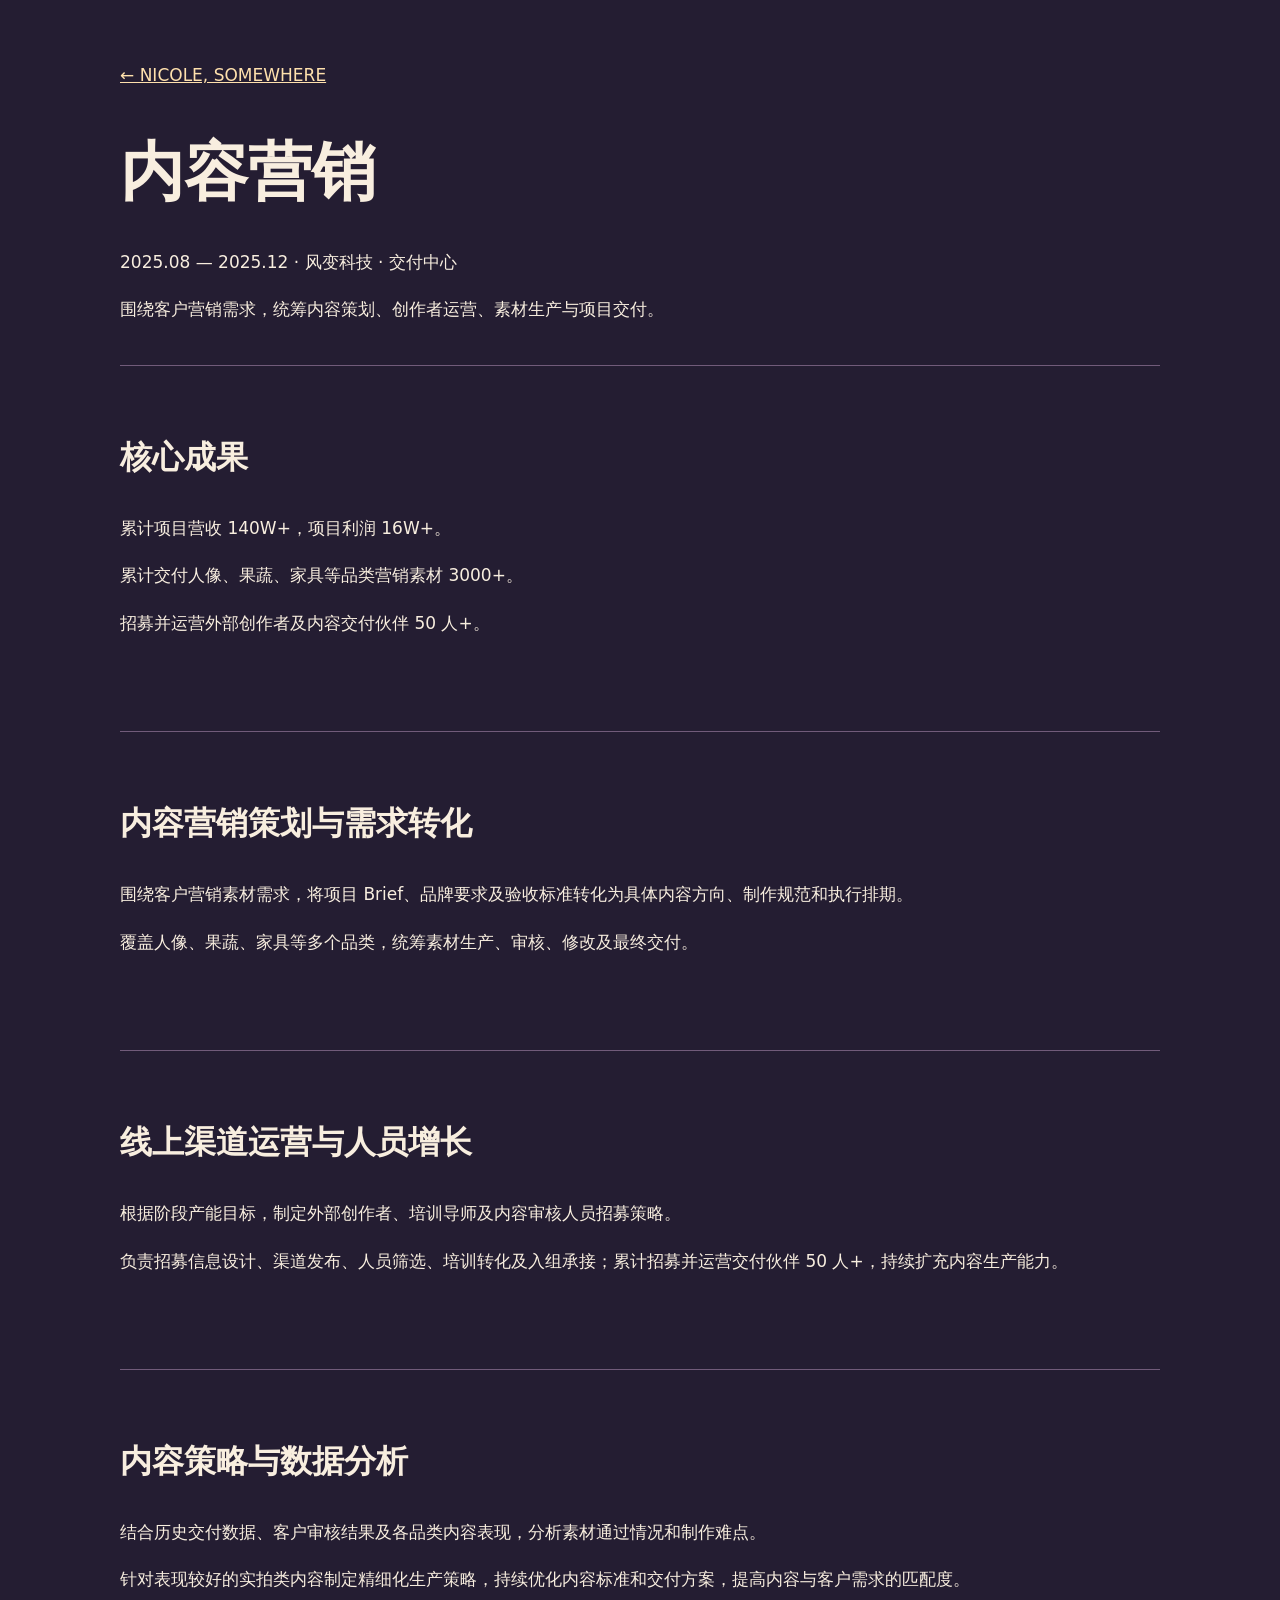
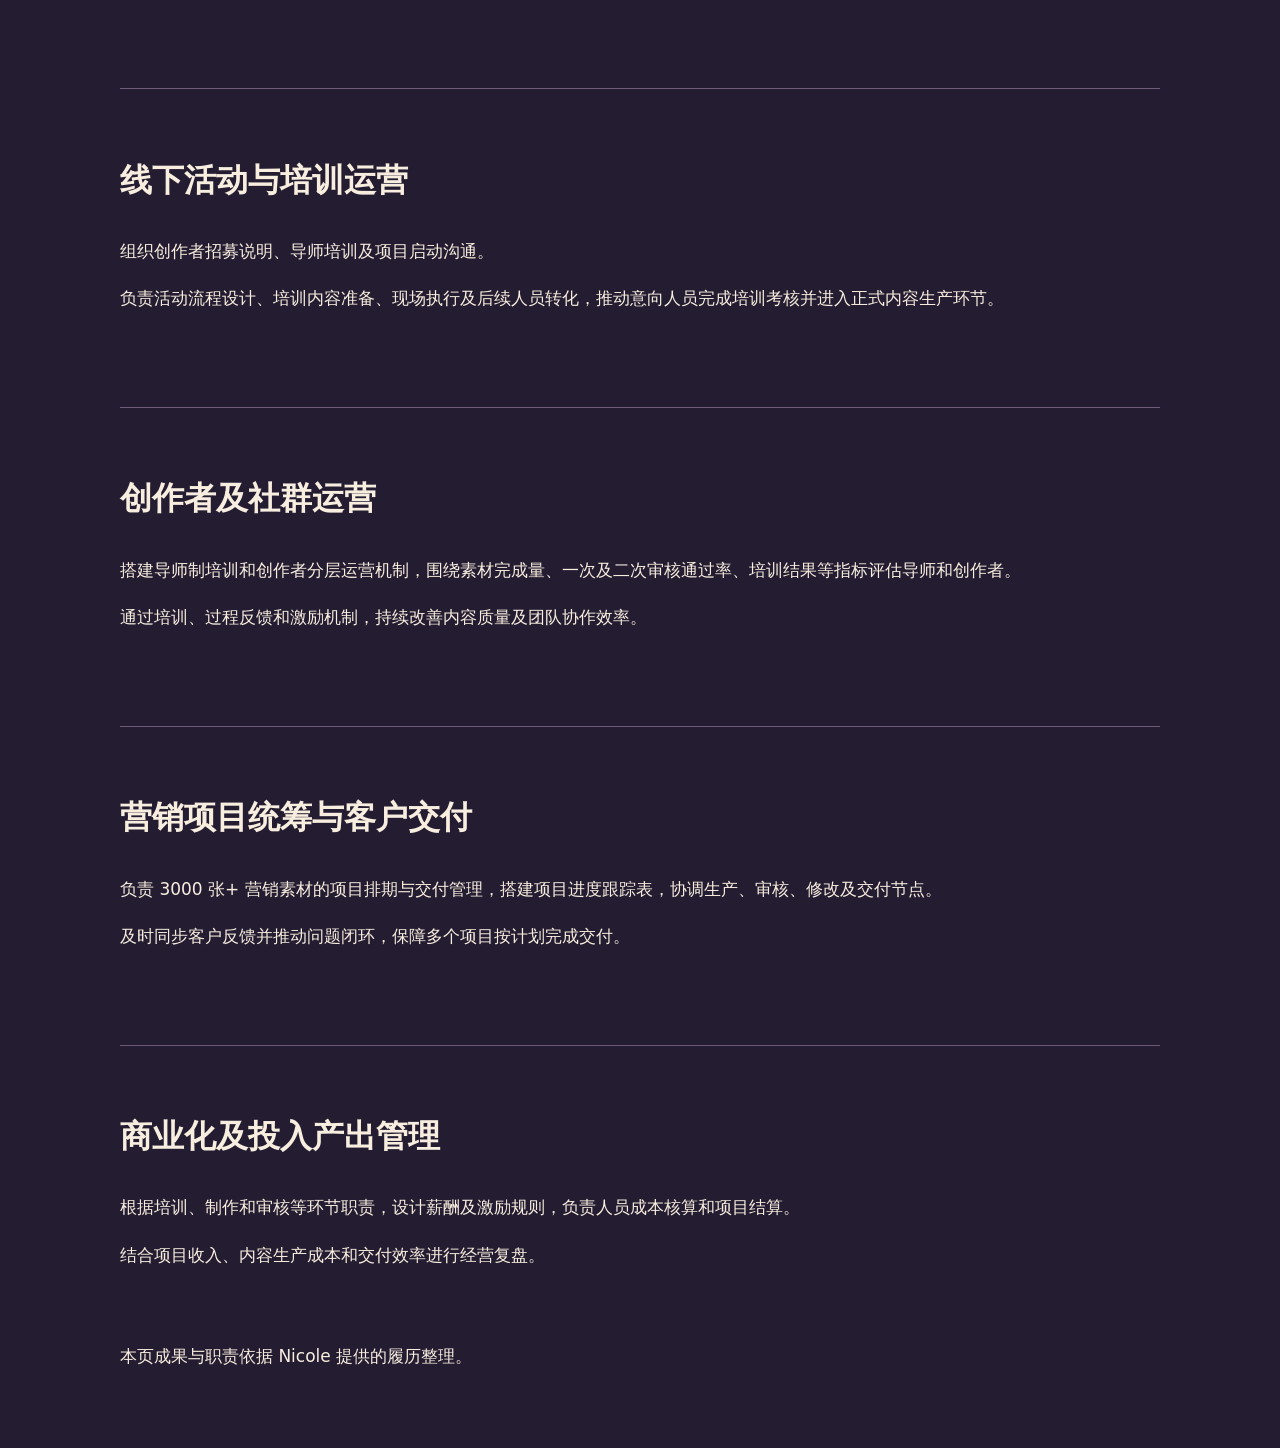
<file: static/content-marketing.html>
<!doctype html><html lang="zh-CN"><meta charset="utf-8"><meta name="viewport" content="width=device-width,initial-scale=1"><title>内容营销 · Nicole, Somewhere</title><style>body{margin:0;background:#241d32;color:#f8eedf;font:17px/1.8 system-ui,sans-serif}main{max-width:1040px;margin:auto;padding:60px 24px}a{color:#ffe1ad}h1{font-size:clamp(32px,6vw,64px);margin:24px 0 0}h2{font-size:32px}h3{font-size:27px;color:#ffe1ad;margin:0}section{padding:36px 0;border-top:1px solid #715b7a;margin-top:40px}.grid{display:grid;grid-template-columns:repeat(2,1fr);gap:20px}article{background:#352b43;border:1px solid #715b7a;border-radius:16px;padding:24px}.eyebrow{color:#bfaace;letter-spacing:2px}@media(max-width:650px){.grid{grid-template-columns:1fr}}</style><main><a href="/">← NICOLE, SOMEWHERE</a><h1>内容营销</h1><p>2025.08 — 2025.12 · 风变科技 · 交付中心</p><p>围绕客户营销需求，统筹内容策划、创作者运营、素材生产与项目交付。</p><section><h2>核心成果</h2><p>累计项目营收 140W+，项目利润 16W+。</p><p>累计交付人像、果蔬、家具等品类营销素材 3000+。</p><p>招募并运营外部创作者及内容交付伙伴 50 人+。</p></section><section><h2>内容营销策划与需求转化</h2><p>围绕客户营销素材需求，将项目 Brief、品牌要求及验收标准转化为具体内容方向、制作规范和执行排期。</p><p>覆盖人像、果蔬、家具等多个品类，统筹素材生产、审核、修改及最终交付。</p></section><section><h2>线上渠道运营与人员增长</h2><p>根据阶段产能目标，制定外部创作者、培训导师及内容审核人员招募策略。</p><p>负责招募信息设计、渠道发布、人员筛选、培训转化及入组承接；累计招募并运营交付伙伴 50 人+，持续扩充内容生产能力。</p></section><section><h2>内容策略与数据分析</h2><p>结合历史交付数据、客户审核结果及各品类内容表现，分析素材通过情况和制作难点。</p><p>针对表现较好的实拍类内容制定精细化生产策略，持续优化内容标准和交付方案，提高内容与客户需求的匹配度。</p></section><section><h2>线下活动与培训运营</h2><p>组织创作者招募说明、导师培训及项目启动沟通。</p><p>负责活动流程设计、培训内容准备、现场执行及后续人员转化，推动意向人员完成培训考核并进入正式内容生产环节。</p></section><section><h2>创作者及社群运营</h2><p>搭建导师制培训和创作者分层运营机制，围绕素材完成量、一次及二次审核通过率、培训结果等指标评估导师和创作者。</p><p>通过培训、过程反馈和激励机制，持续改善内容质量及团队协作效率。</p></section><section><h2>营销项目统筹与客户交付</h2><p>负责 3000 张+ 营销素材的项目排期与交付管理，搭建项目进度跟踪表，协调生产、审核、修改及交付节点。</p><p>及时同步客户反馈并推动问题闭环，保障多个项目按计划完成交付。</p></section><section><h2>商业化及投入产出管理</h2><p>根据培训、制作和审核等环节职责，设计薪酬及激励规则，负责人员成本核算和项目结算。</p><p>结合项目收入、内容生产成本和交付效率进行经营复盘。</p></section><footer><p>本页成果与职责依据 Nicole 提供的履历整理。</p></footer></main></html>
</file>
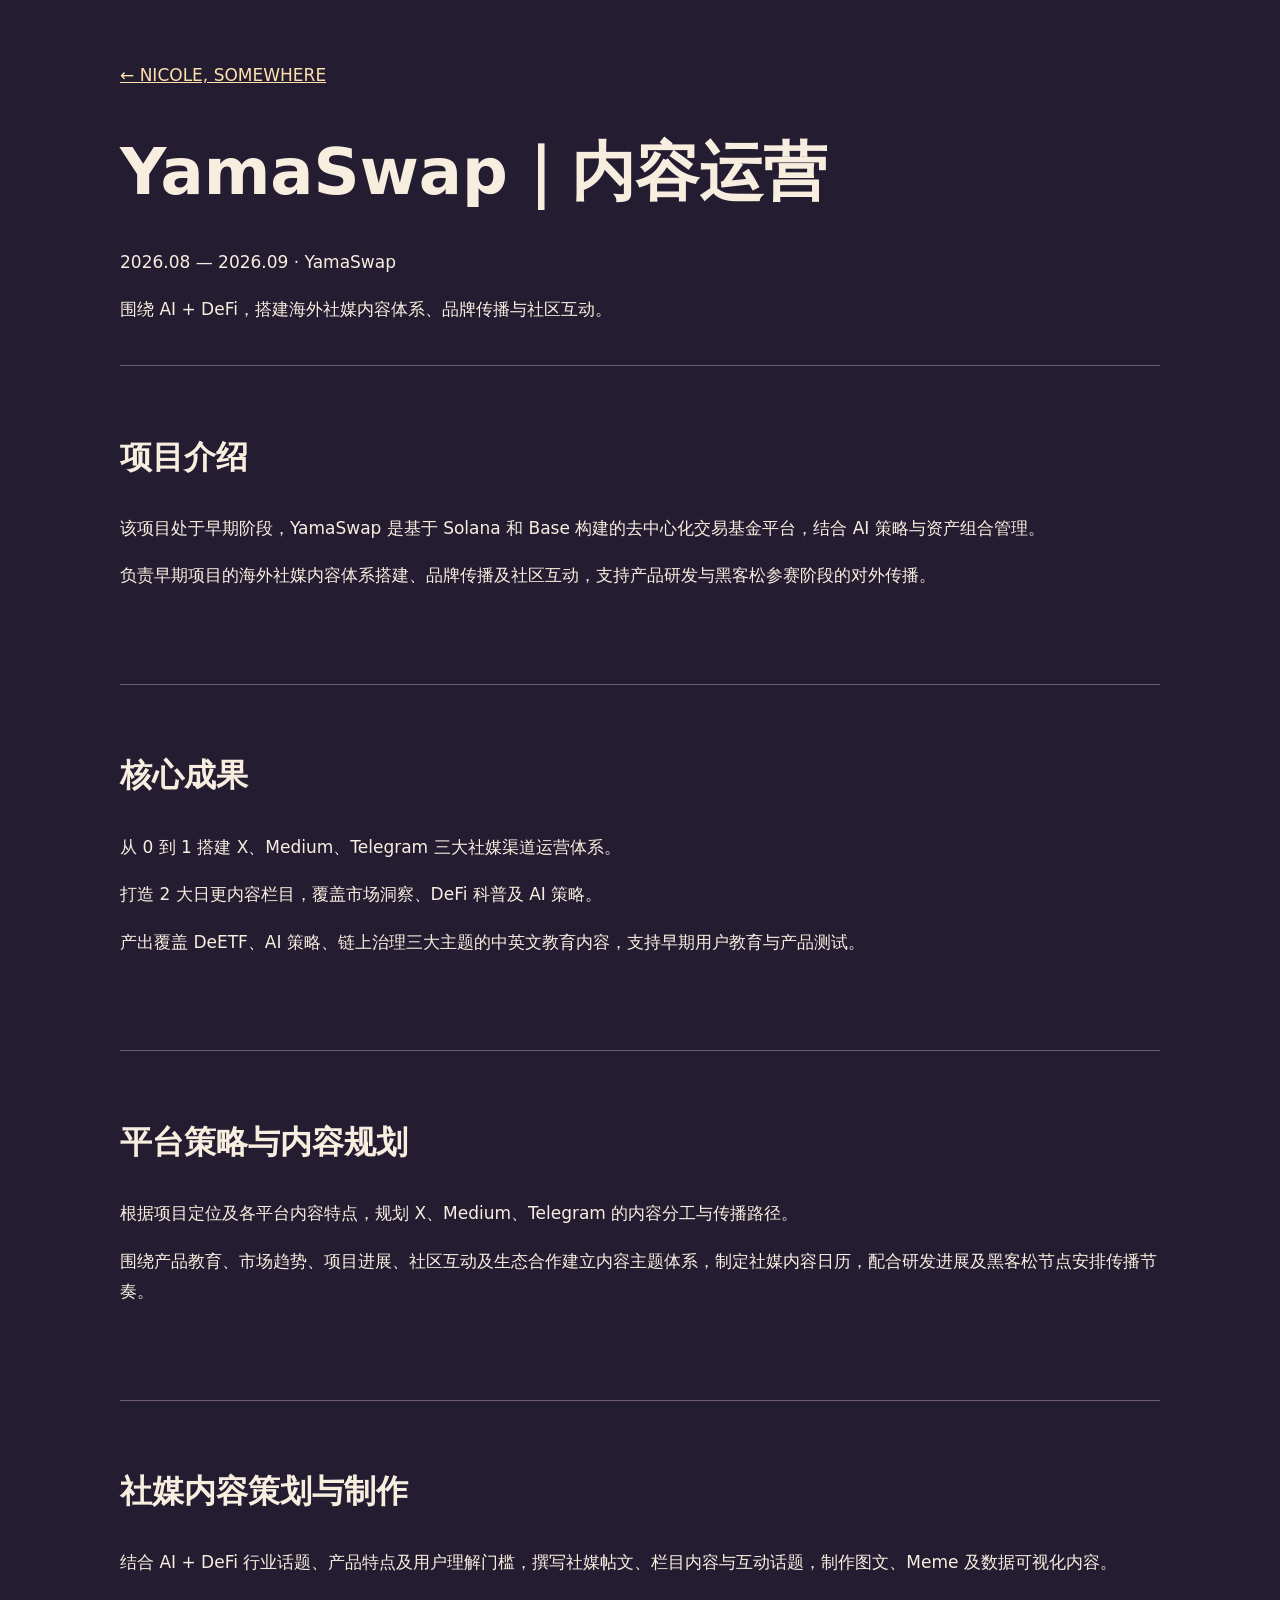
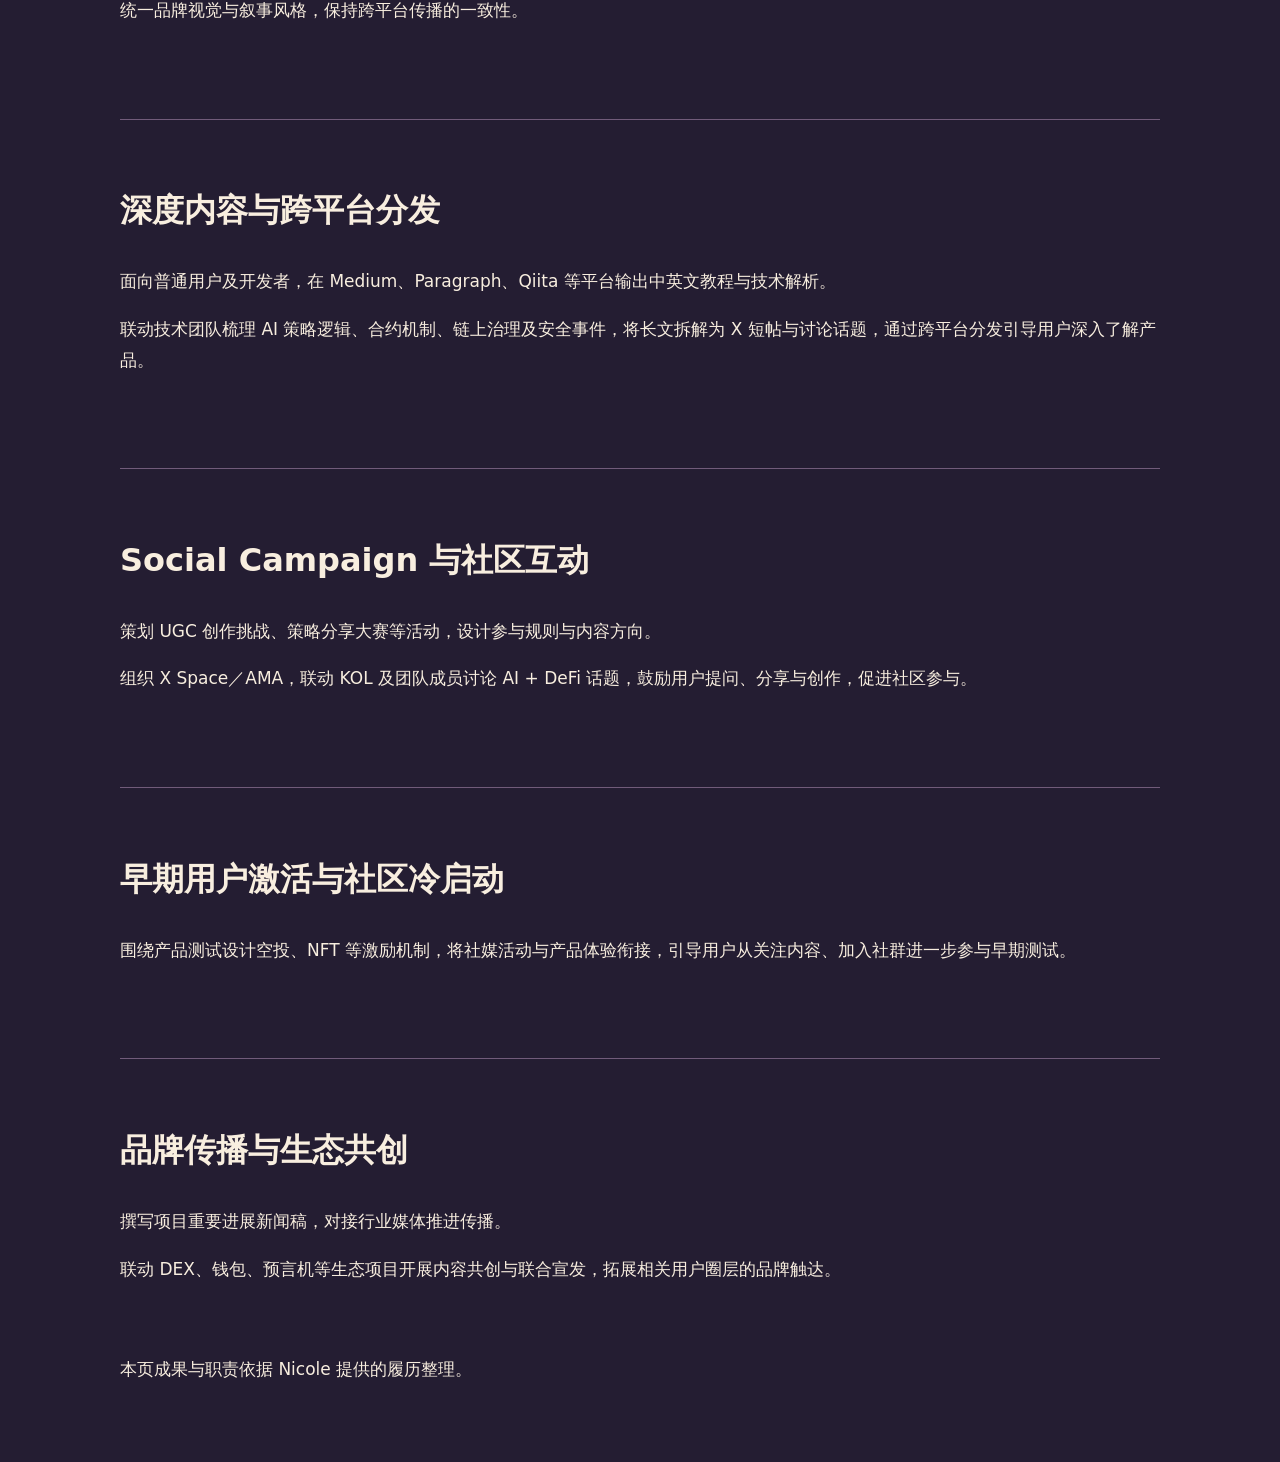
<file: static/yamaswap-content.html>
<!doctype html><html lang="zh-CN"><meta charset="utf-8"><meta name="viewport" content="width=device-width,initial-scale=1"><title>YamaSwap｜内容运营 · Nicole, Somewhere</title><style>body{margin:0;background:#241d32;color:#f8eedf;font:17px/1.8 system-ui,sans-serif}main{max-width:1040px;margin:auto;padding:60px 24px}a{color:#ffe1ad}h1{font-size:clamp(32px,6vw,64px);margin:24px 0 0}h2{font-size:32px}h3{font-size:27px;color:#ffe1ad;margin:0}section{padding:36px 0;border-top:1px solid #715b7a;margin-top:40px}.grid{display:grid;grid-template-columns:repeat(2,1fr);gap:20px}article{background:#352b43;border:1px solid #715b7a;border-radius:16px;padding:24px}.eyebrow{color:#bfaace;letter-spacing:2px}@media(max-width:650px){.grid{grid-template-columns:1fr}}</style><main><a href="/">← NICOLE, SOMEWHERE</a><h1>YamaSwap｜内容运营</h1><p>2026.08 — 2026.09 · YamaSwap</p><p>围绕 AI + DeFi，搭建海外社媒内容体系、品牌传播与社区互动。</p><section><h2>项目介绍</h2><p>该项目处于早期阶段，YamaSwap 是基于 Solana 和 Base 构建的去中心化交易基金平台，结合 AI 策略与资产组合管理。</p><p>负责早期项目的海外社媒内容体系搭建、品牌传播及社区互动，支持产品研发与黑客松参赛阶段的对外传播。</p></section><section><h2>核心成果</h2><p>从 0 到 1 搭建 X、Medium、Telegram 三大社媒渠道运营体系。</p><p>打造 2 大日更内容栏目，覆盖市场洞察、DeFi 科普及 AI 策略。</p><p>产出覆盖 DeETF、AI 策略、链上治理三大主题的中英文教育内容，支持早期用户教育与产品测试。</p></section><section><h2>平台策略与内容规划</h2><p>根据项目定位及各平台内容特点，规划 X、Medium、Telegram 的内容分工与传播路径。</p><p>围绕产品教育、市场趋势、项目进展、社区互动及生态合作建立内容主题体系，制定社媒内容日历，配合研发进展及黑客松节点安排传播节奏。</p></section><section><h2>社媒内容策划与制作</h2><p>结合 AI + DeFi 行业话题、产品特点及用户理解门槛，撰写社媒帖文、栏目内容与互动话题，制作图文、Meme 及数据可视化内容。</p><p>统一品牌视觉与叙事风格，保持跨平台传播的一致性。</p></section><section><h2>深度内容与跨平台分发</h2><p>面向普通用户及开发者，在 Medium、Paragraph、Qiita 等平台输出中英文教程与技术解析。</p><p>联动技术团队梳理 AI 策略逻辑、合约机制、链上治理及安全事件，将长文拆解为 X 短帖与讨论话题，通过跨平台分发引导用户深入了解产品。</p></section><section><h2>Social Campaign 与社区互动</h2><p>策划 UGC 创作挑战、策略分享大赛等活动，设计参与规则与内容方向。</p><p>组织 X Space／AMA，联动 KOL 及团队成员讨论 AI + DeFi 话题，鼓励用户提问、分享与创作，促进社区参与。</p></section><section><h2>早期用户激活与社区冷启动</h2><p>围绕产品测试设计空投、NFT 等激励机制，将社媒活动与产品体验衔接，引导用户从关注内容、加入社群进一步参与早期测试。</p></section><section><h2>品牌传播与生态共创</h2><p>撰写项目重要进展新闻稿，对接行业媒体推进传播。</p><p>联动 DEX、钱包、预言机等生态项目开展内容共创与联合宣发，拓展相关用户圈层的品牌触达。</p></section><footer><p>本页成果与职责依据 Nicole 提供的履历整理。</p></footer></main></html>
</file>
